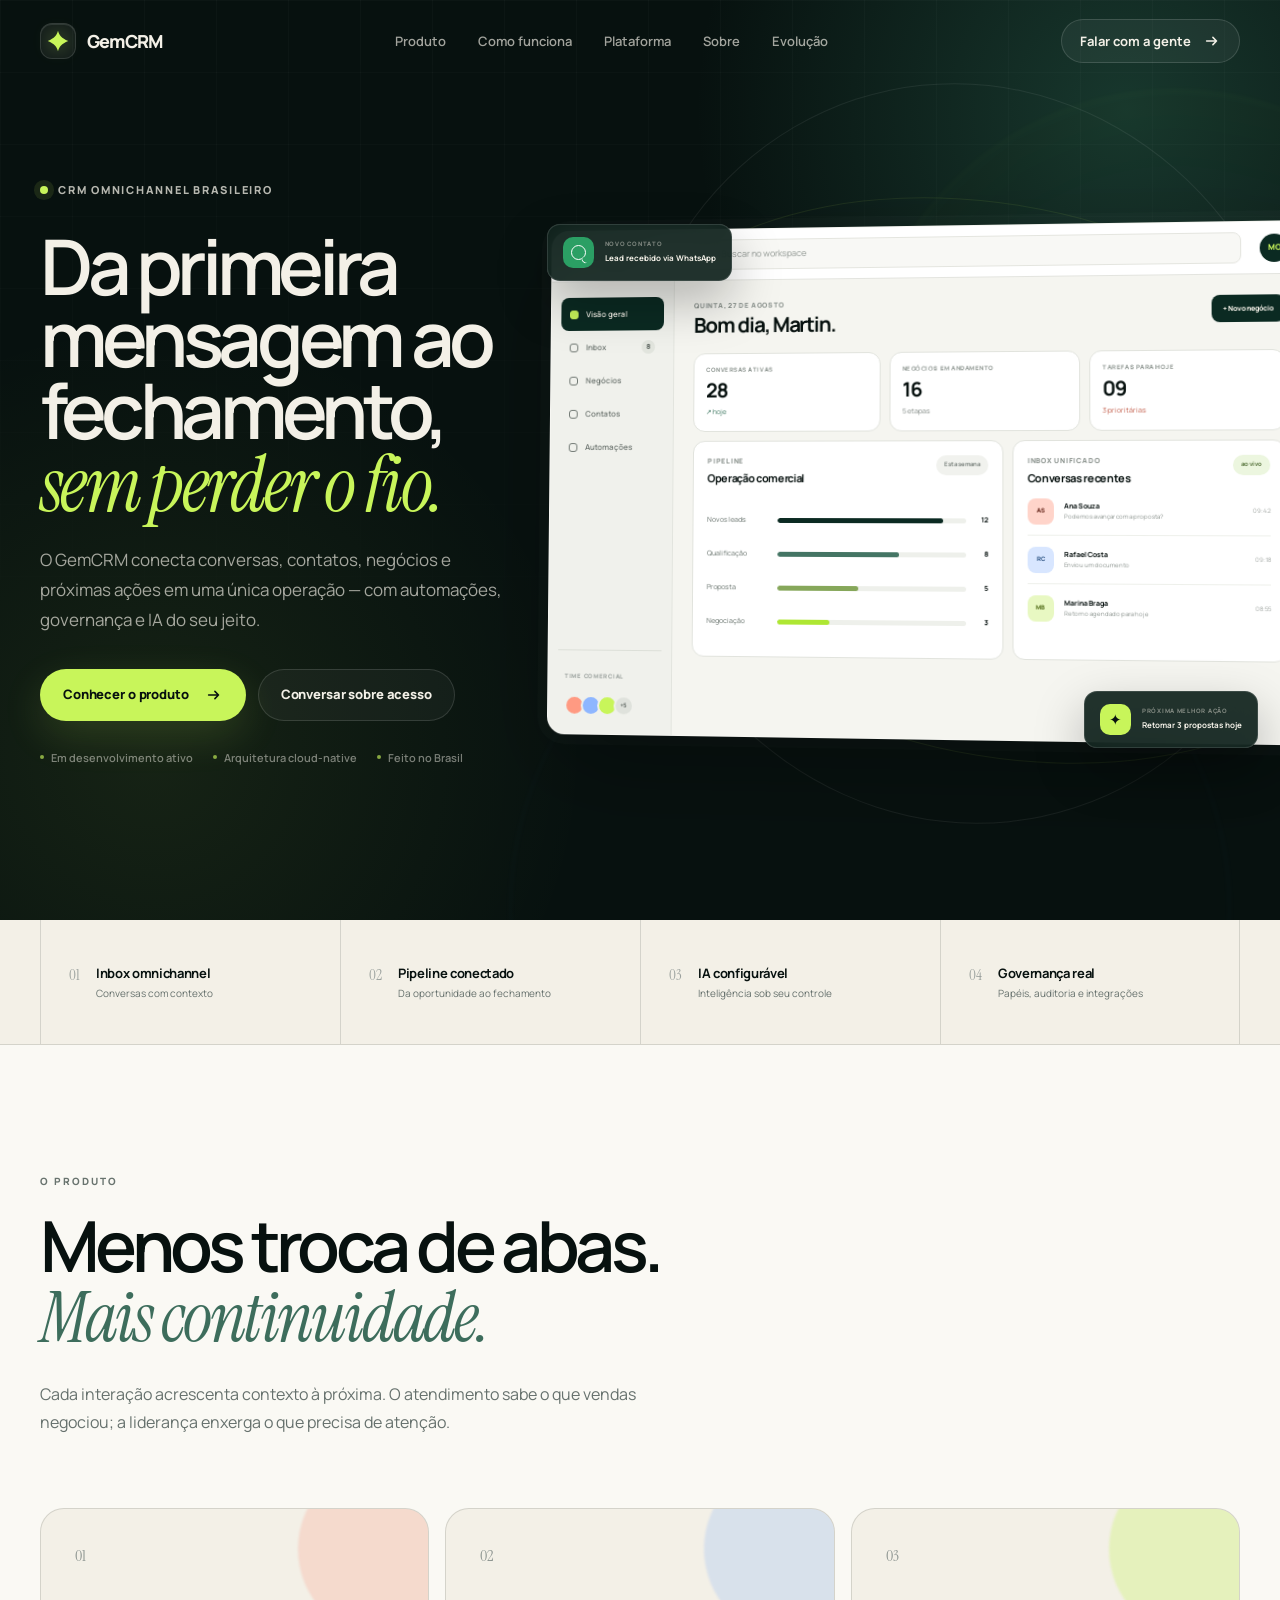
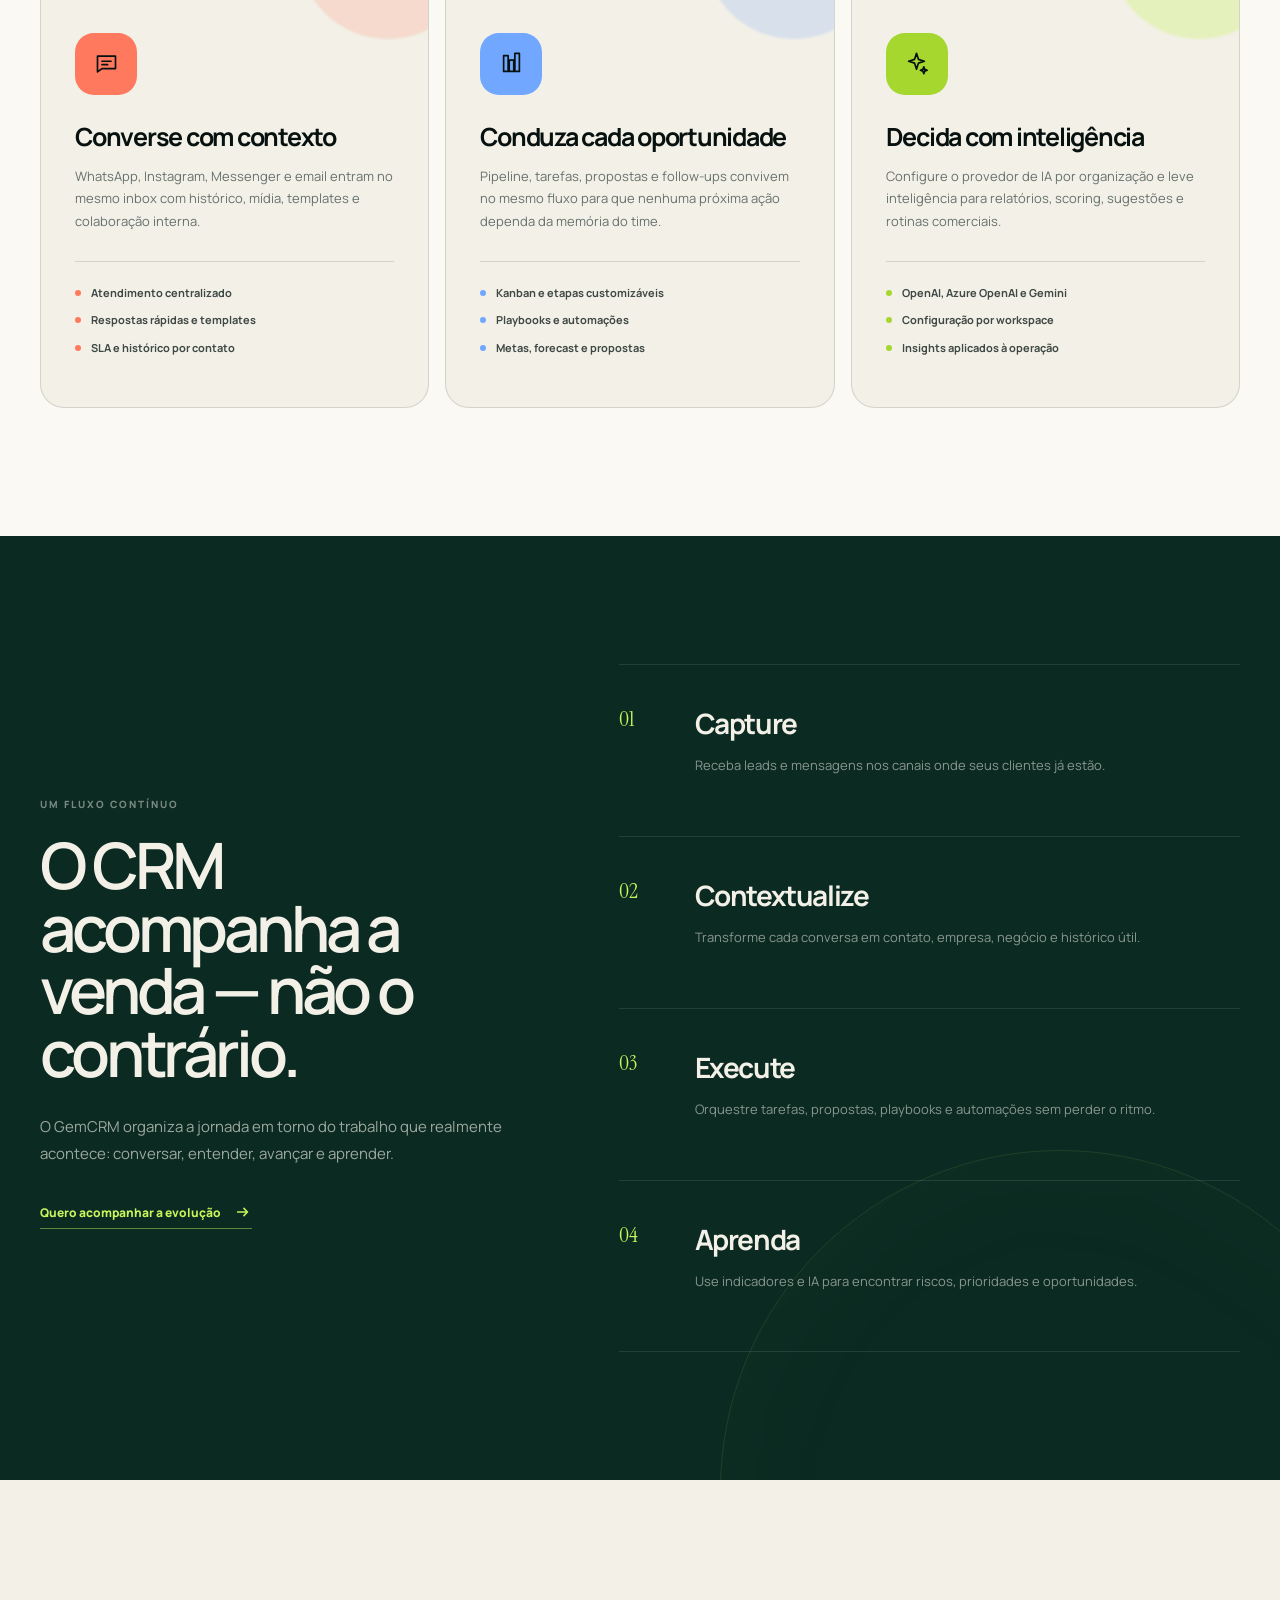
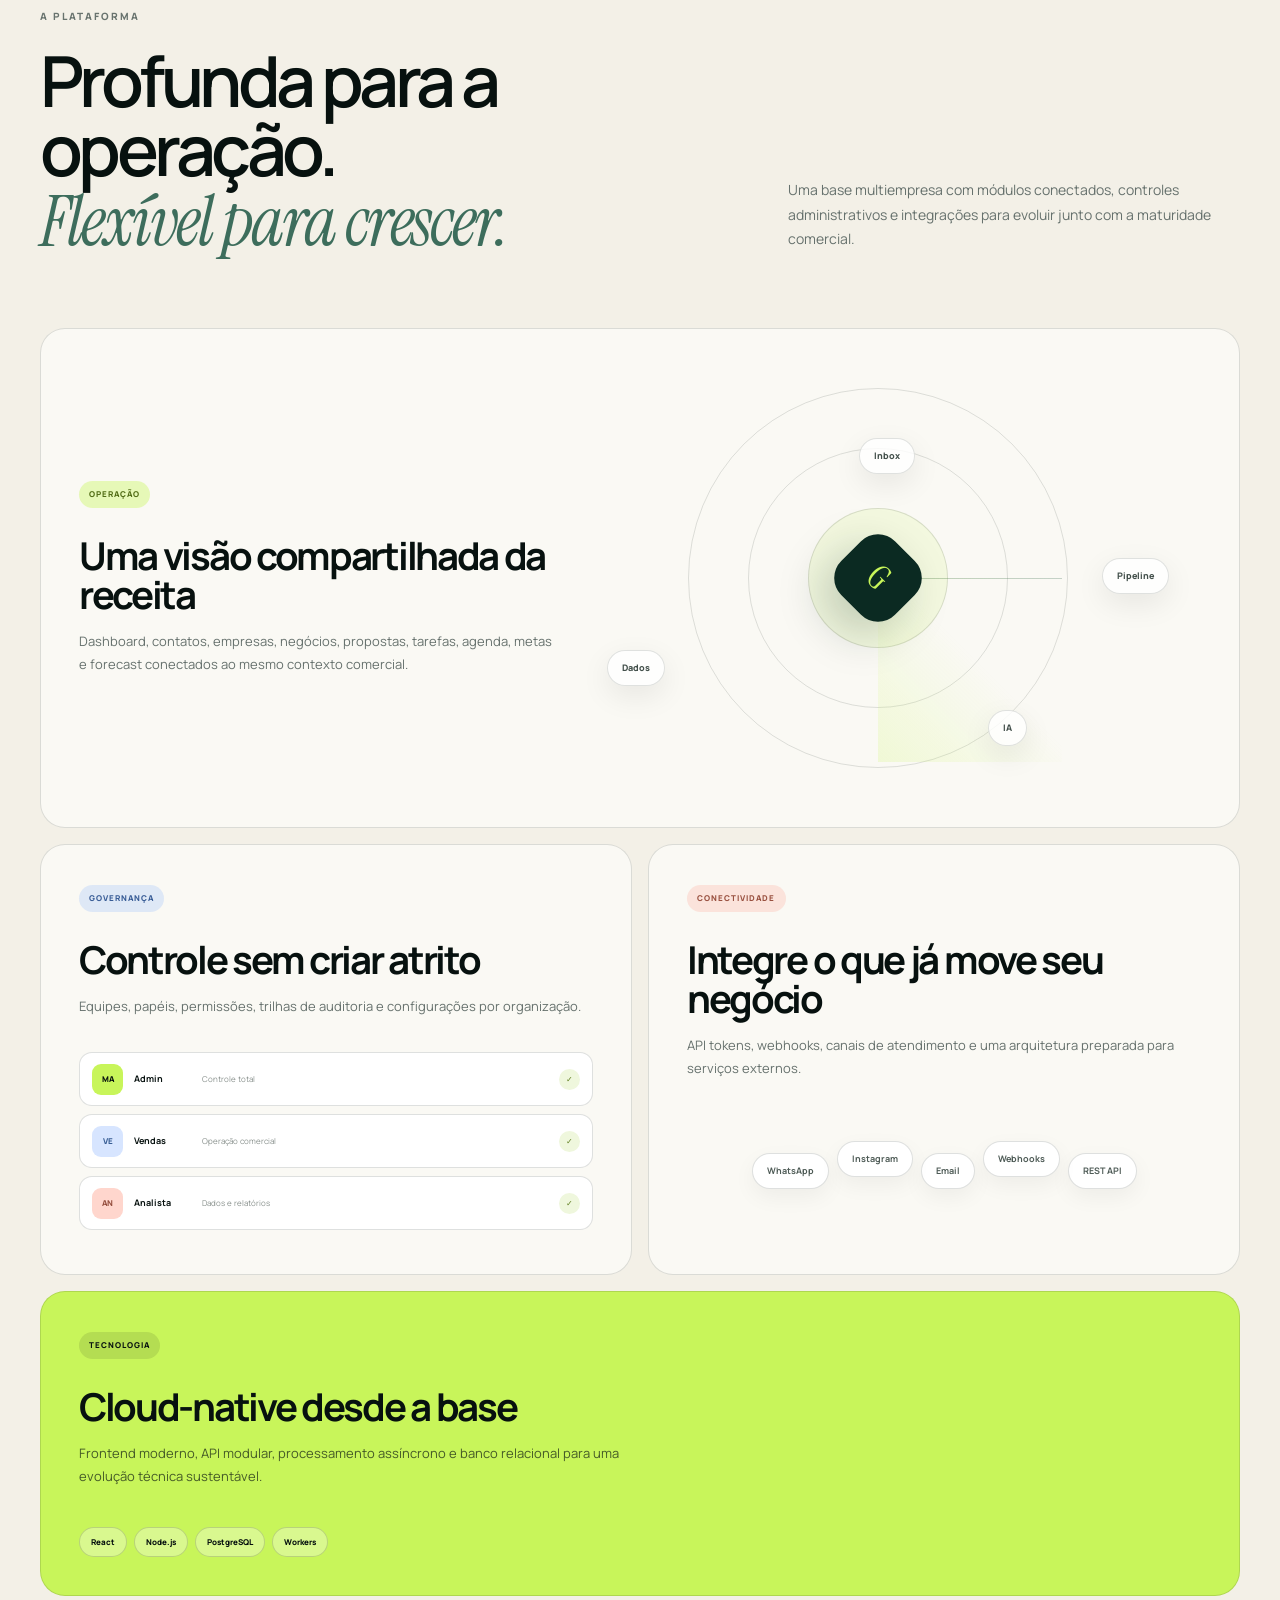
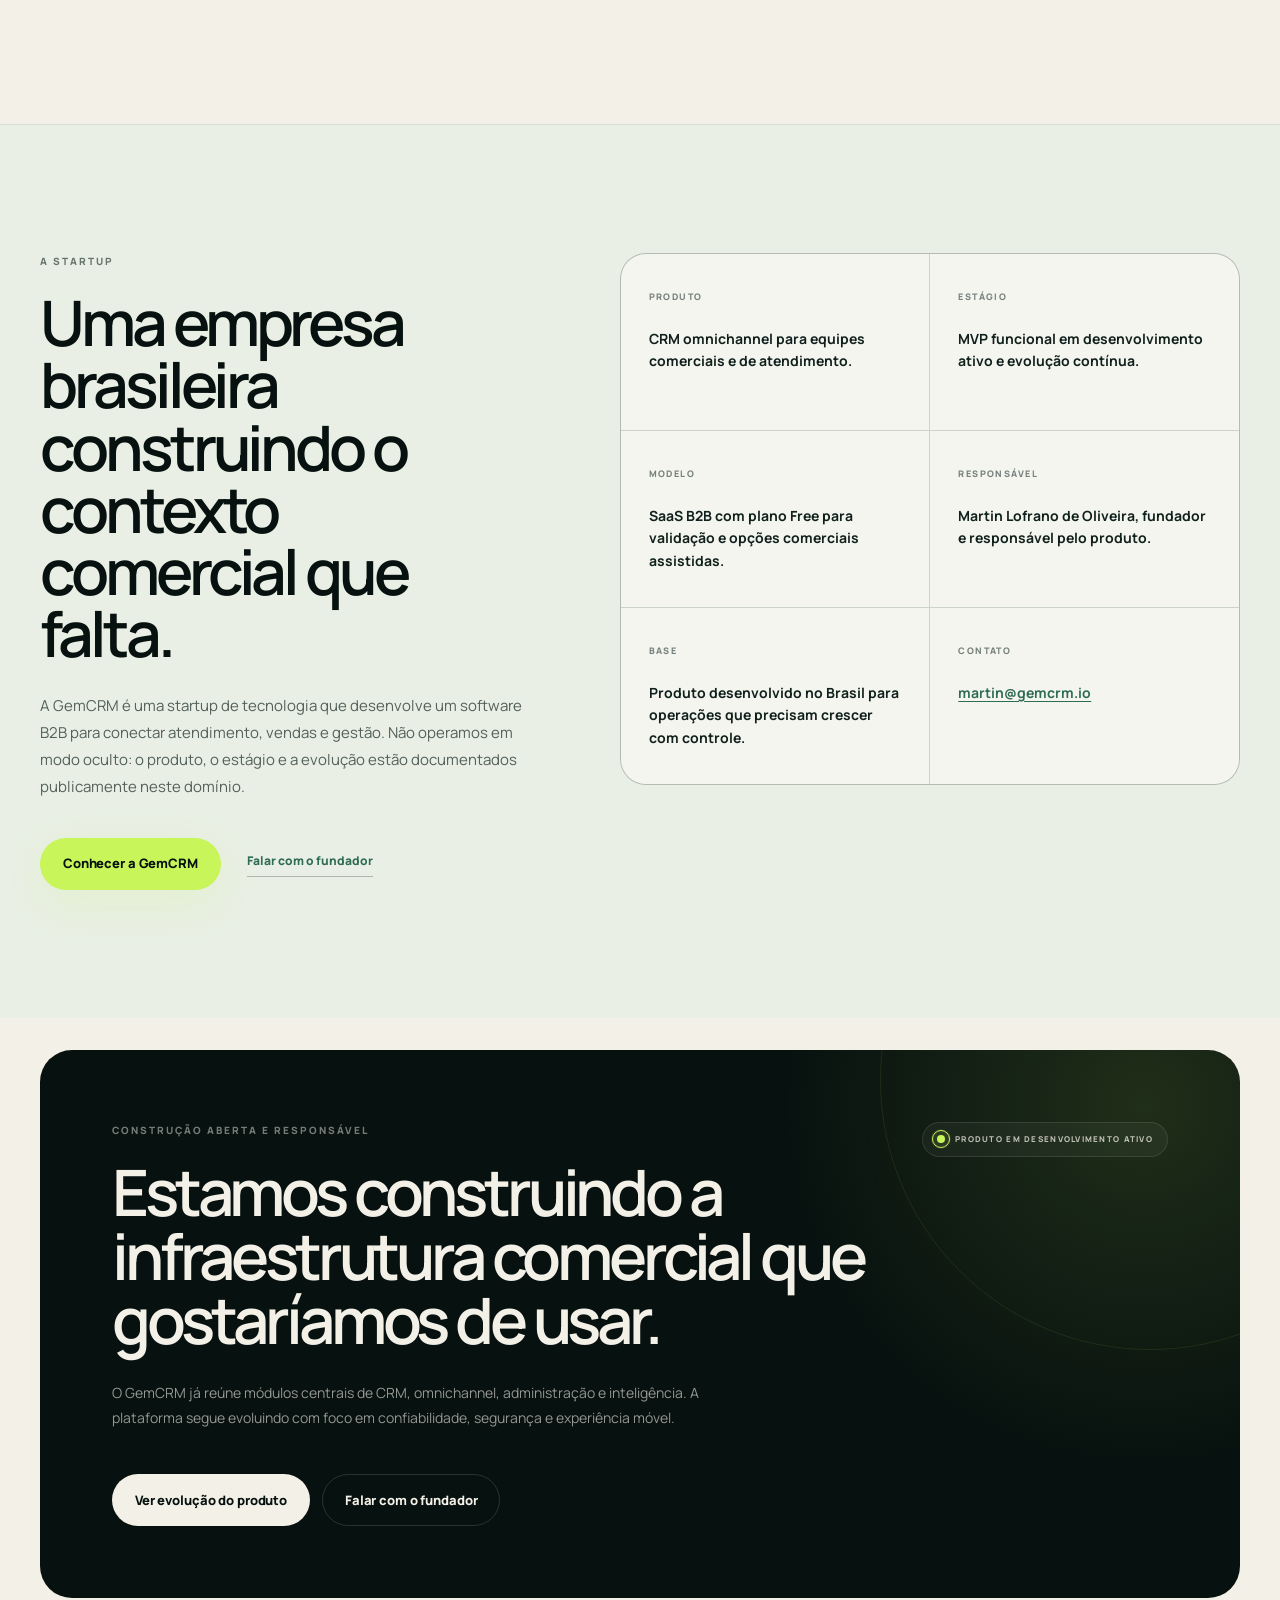
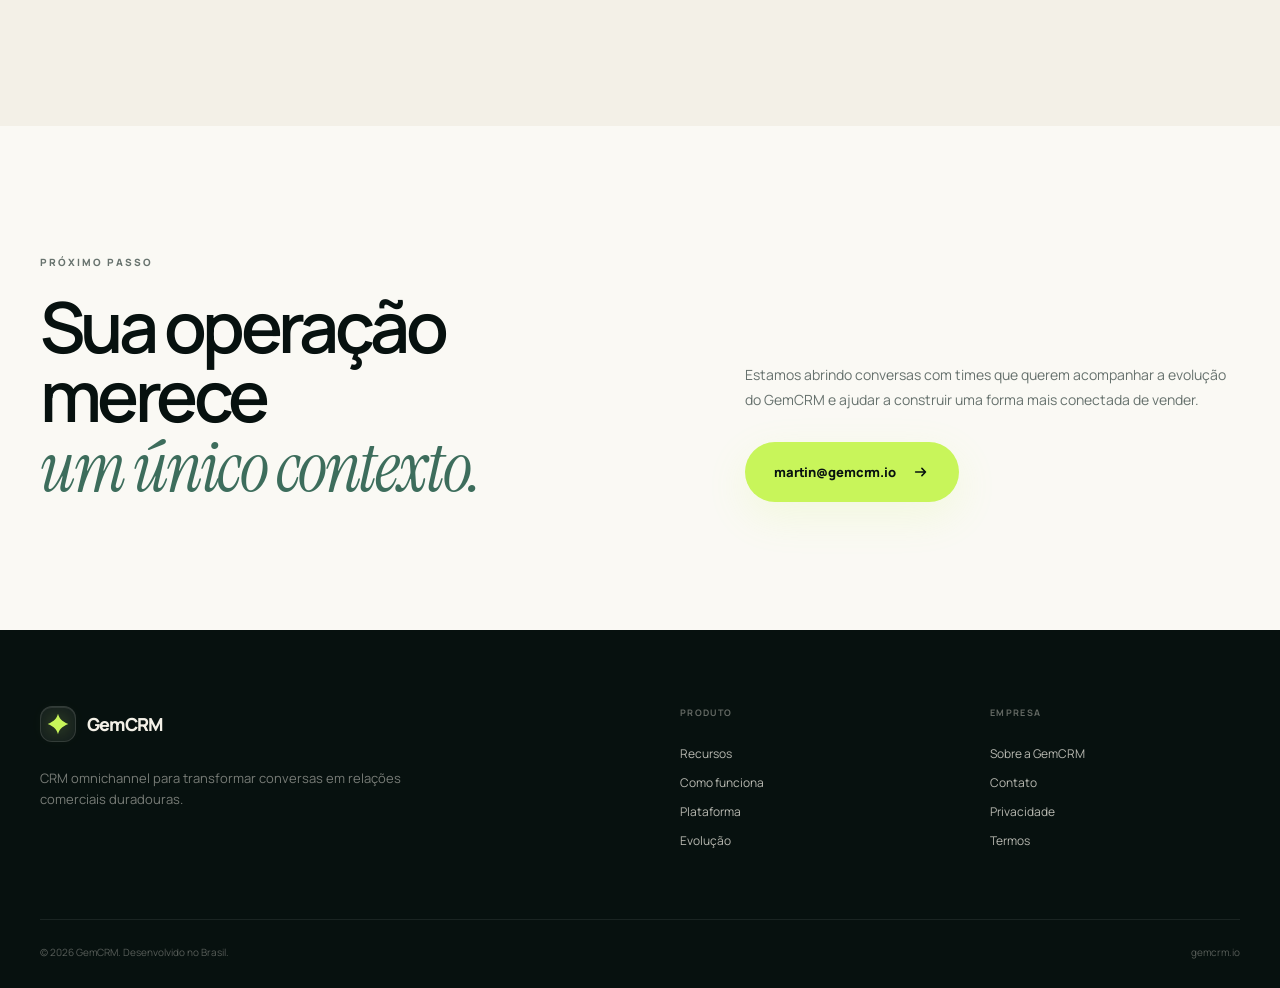
<file: index.html>
<!doctype html>
<html lang="pt-BR">
  <head>
    <meta charset="UTF-8" />
    <meta name="viewport" content="width=device-width, initial-scale=1.0" />
    <meta name="theme-color" content="#07110f" />
    <meta
      name="description"
      content="GemCRM é o CRM omnichannel brasileiro que conecta conversas, pipeline, automações e inteligência para times de vendas."
    />
    <meta name="robots" content="index, follow" />
    <link rel="canonical" href="https://gemcrm.io/" />
    <link rel="icon" href="./favicon.svg" type="image/svg+xml" />
    <link rel="preconnect" href="https://fonts.googleapis.com" />
    <link rel="preconnect" href="https://fonts.gstatic.com" crossorigin />
    <link
      href="https://fonts.googleapis.com/css2?family=Instrument+Serif:ital@0;1&amp;family=Manrope:wght@400;500;600;700;800&amp;display=swap"
      rel="stylesheet"
    />
    <link rel="stylesheet" href="./styles.css" />
    <script>document.documentElement.classList.add("js");</script>

    <meta property="og:type" content="website" />
    <meta property="og:locale" content="pt_BR" />
    <meta property="og:site_name" content="GemCRM" />
    <meta property="og:title" content="GemCRM — Vendas conectadas do primeiro contato ao fechamento" />
    <meta
      property="og:description"
      content="CRM omnichannel com inbox, pipeline, automações, governança e IA configurável para operações comerciais."
    />
    <meta property="og:url" content="https://gemcrm.io/" />
    <meta property="og:image" content="https://gemcrm.io/social-card.png" />
    <meta property="og:image:width" content="1200" />
    <meta property="og:image:height" content="630" />
    <meta name="twitter:card" content="summary_large_image" />
    <meta name="twitter:title" content="GemCRM — CRM omnichannel para times de vendas" />
    <meta
      name="twitter:description"
      content="Conversas, negócios e próximas ações em uma única operação comercial."
    />
    <meta name="twitter:image" content="https://gemcrm.io/social-card.png" />

    <script type="application/ld+json">
      {
        "@context": "https://schema.org",
        "@graph": [
          {
            "@type": "Organization",
            "@id": "https://gemcrm.io/#organization",
            "name": "GemCRM",
            "url": "https://gemcrm.io/",
            "email": "martin@gemcrm.io",
            "description": "Startup brasileira de tecnologia que desenvolve um CRM omnichannel para operações comerciais.",
            "foundingLocation": {
              "@type": "Country",
              "name": "Brasil"
            },
            "founder": {
              "@type": "Person",
              "name": "Martin Lofrano de Oliveira",
              "jobTitle": "Fundador e responsável pelo produto"
            },
            "contactPoint": {
              "@type": "ContactPoint",
              "contactType": "contato comercial",
              "email": "martin@gemcrm.io",
              "availableLanguage": "Portuguese"
            }
          },
          {
            "@type": "SoftwareApplication",
            "name": "GemCRM",
            "url": "https://gemcrm.io/",
            "applicationCategory": "BusinessApplication",
            "operatingSystem": "Web",
            "description": "CRM omnichannel com inbox, pipeline, automações, governança e inteligência configurável para operações comerciais.",
            "offers": {
              "@type": "Offer",
              "price": "0",
              "priceCurrency": "BRL",
              "description": "Plano Free para validação inicial, com opções comerciais assistidas."
            },
            "provider": {
              "@id": "https://gemcrm.io/#organization"
            }
          }
        ]
      }
    </script>

    <title>GemCRM — CRM omnichannel com IA para times de vendas</title>
  </head>
  <body>
    <a class="skip-link" href="#conteudo">Ir para o conteúdo</a>

    <header class="site-header" data-header>
      <div class="shell header-inner">
        <a class="brand" href="./" aria-label="GemCRM — início">
          <span class="brand-mark" aria-hidden="true">
            <svg viewBox="0 0 48 48" role="img">
              <path d="M24 3.5c2.2 8.8 7.1 15 20.5 20.5C31.1 29.5 26.2 35.7 24 44.5 21.8 35.7 16.9 29.5 3.5 24 16.9 18.5 21.8 12.3 24 3.5Z" />
            </svg>
          </span>
          <span class="brand-name">GemCRM</span>
        </a>

        <nav class="desktop-nav" aria-label="Navegação principal">
          <a href="#produto">Produto</a>
          <a href="#fluxo">Como funciona</a>
          <a href="#plataforma">Plataforma</a>
          <a href="#sobre">Sobre</a>
          <a href="./changelog/">Evolução</a>
        </nav>

        <a class="header-cta" href="mailto:martin@gemcrm.io">
          Falar com a gente
          <svg viewBox="0 0 20 20" aria-hidden="true">
            <path d="M4 10h11m-4-4 4 4-4 4" />
          </svg>
        </a>

        <button class="menu-toggle" type="button" aria-expanded="false" aria-controls="mobile-menu">
          <span class="sr-only">Abrir menu</span>
          <span></span><span></span>
        </button>
      </div>

      <nav class="mobile-menu" id="mobile-menu" aria-label="Navegação móvel" hidden>
        <a href="#produto">Produto</a>
        <a href="#fluxo">Como funciona</a>
        <a href="#plataforma">Plataforma</a>
        <a href="#sobre">Sobre</a>
        <a href="./changelog/">Evolução</a>
        <a href="mailto:martin@gemcrm.io">Falar com a gente</a>
      </nav>
    </header>

    <main id="conteudo">
      <section class="hero">
        <div class="hero-glow hero-glow-one" aria-hidden="true"></div>
        <div class="hero-glow hero-glow-two" aria-hidden="true"></div>
        <div class="shell hero-grid">
          <div class="hero-copy reveal">
            <div class="eyebrow">
              <span class="eyebrow-dot"></span>
              CRM omnichannel brasileiro
            </div>
            <h1>
              Da primeira mensagem ao fechamento,
              <em>sem perder o fio.</em>
            </h1>
            <p class="hero-lead">
              O GemCRM conecta conversas, contatos, negócios e próximas ações em uma única operação —
              com automações, governança e IA do seu jeito.
            </p>
            <div class="hero-actions">
              <a class="button button-primary" href="#produto">
                Conhecer o produto
                <svg viewBox="0 0 20 20" aria-hidden="true">
                  <path d="M4 10h11m-4-4 4 4-4 4" />
                </svg>
              </a>
              <a class="button button-secondary" href="mailto:martin@gemcrm.io">Conversar sobre acesso</a>
            </div>
            <ul class="hero-notes" aria-label="Principais características">
              <li><span></span> Em desenvolvimento ativo</li>
              <li><span></span> Arquitetura cloud-native</li>
              <li><span></span> Feito no Brasil</li>
            </ul>
          </div>

          <div class="product-stage reveal reveal-delay" aria-label="Prévia da interface do GemCRM">
            <div class="stage-orbit stage-orbit-one" aria-hidden="true"></div>
            <div class="stage-orbit stage-orbit-two" aria-hidden="true"></div>
            <div class="product-window">
              <div class="window-bar">
                <div class="window-brand">
                  <span class="mini-gem" aria-hidden="true"></span>
                  <strong>GemCRM</strong>
                </div>
                <div class="window-search">⌕&nbsp;&nbsp; Buscar no workspace</div>
                <div class="window-avatar">MO</div>
              </div>

              <div class="workspace">
                <aside class="workspace-nav">
                  <div class="nav-pill active"><i></i><span>Visão geral</span></div>
                  <div class="nav-pill"><i></i><span>Inbox</span><b>8</b></div>
                  <div class="nav-pill"><i></i><span>Negócios</span></div>
                  <div class="nav-pill"><i></i><span>Contatos</span></div>
                  <div class="nav-pill"><i></i><span>Automações</span></div>
                  <div class="nav-spacer"></div>
                  <div class="workspace-team">
                    <small>TIME COMERCIAL</small>
                    <div><span></span><span></span><span></span><em>+5</em></div>
                  </div>
                </aside>

                <div class="workspace-main">
                  <div class="workspace-heading">
                    <div>
                      <span>QUINTA, 27 DE AGOSTO</span>
                      <h2>Bom dia, Martin.</h2>
                    </div>
                    <button type="button" tabindex="-1">+ Novo negócio</button>
                  </div>

                  <div class="metric-row">
                    <article>
                      <small>CONVERSAS ATIVAS</small>
                      <strong>28</strong>
                      <span class="trend positive">↗ hoje</span>
                    </article>
                    <article>
                      <small>NEGÓCIOS EM ANDAMENTO</small>
                      <strong>16</strong>
                      <span class="trend">5 etapas</span>
                    </article>
                    <article>
                      <small>TAREFAS PARA HOJE</small>
                      <strong>09</strong>
                      <span class="trend warning">3 prioritárias</span>
                    </article>
                  </div>

                  <div class="dashboard-grid">
                    <article class="pipeline-card">
                      <div class="card-heading">
                        <div>
                          <small>PIPELINE</small>
                          <h3>Operação comercial</h3>
                        </div>
                        <span>Esta semana</span>
                      </div>
                      <div class="pipeline-bars" aria-hidden="true">
                        <div class="bar-item">
                          <span>Novos leads</span><i style="--bar: 88%"></i><b>12</b>
                        </div>
                        <div class="bar-item">
                          <span>Qualificação</span><i style="--bar: 65%"></i><b>8</b>
                        </div>
                        <div class="bar-item">
                          <span>Proposta</span><i style="--bar: 43%"></i><b>5</b>
                        </div>
                        <div class="bar-item">
                          <span>Negociação</span><i style="--bar: 28%"></i><b>3</b>
                        </div>
                      </div>
                    </article>

                    <article class="inbox-card">
                      <div class="card-heading">
                        <div>
                          <small>INBOX UNIFICADO</small>
                          <h3>Conversas recentes</h3>
                        </div>
                        <span class="live-badge">ao vivo</span>
                      </div>
                      <div class="conversation">
                        <div class="contact-avatar coral">AS</div>
                        <div><strong>Ana Souza</strong><p>Podemos avançar com a proposta?</p></div>
                        <time>09:42</time>
                      </div>
                      <div class="conversation">
                        <div class="contact-avatar blue">RC</div>
                        <div><strong>Rafael Costa</strong><p>Enviou um documento</p></div>
                        <time>09:18</time>
                      </div>
                      <div class="conversation">
                        <div class="contact-avatar lime">MB</div>
                        <div><strong>Marina Braga</strong><p>Retorno agendado para hoje</p></div>
                        <time>08:55</time>
                      </div>
                    </article>
                  </div>
                </div>
              </div>
            </div>

            <div class="floating-card floating-ai">
              <span class="float-icon">✦</span>
              <div><small>PRÓXIMA MELHOR AÇÃO</small><strong>Retomar 3 propostas hoje</strong></div>
            </div>
            <div class="floating-card floating-channel">
              <span class="channel-dot"></span>
              <div><small>NOVO CONTATO</small><strong>Lead recebido via WhatsApp</strong></div>
            </div>
          </div>
        </div>
      </section>

      <section class="signal-strip" aria-label="Capacidades da plataforma">
        <div class="shell signal-grid">
          <div><span>01</span><strong>Inbox omnichannel</strong><small>Conversas com contexto</small></div>
          <div><span>02</span><strong>Pipeline conectado</strong><small>Da oportunidade ao fechamento</small></div>
          <div><span>03</span><strong>IA configurável</strong><small>Inteligência sob seu controle</small></div>
          <div><span>04</span><strong>Governança real</strong><small>Papéis, auditoria e integrações</small></div>
        </div>
      </section>

      <section class="section product-section" id="produto">
        <div class="shell">
          <div class="section-heading reveal">
            <span class="kicker">O produto</span>
            <h2>Menos troca de abas.<br /><em>Mais continuidade.</em></h2>
            <p>
              Cada interação acrescenta contexto à próxima. O atendimento sabe o que vendas negociou;
              a liderança enxerga o que precisa de atenção.
            </p>
          </div>

          <div class="outcome-grid">
            <article class="outcome-card card-coral reveal">
              <div class="card-number">01</div>
              <div class="feature-icon" aria-hidden="true">
                <svg viewBox="0 0 24 24"><path d="M4 5.5h16v11H8l-4 3v-14Z"/><path d="M8 10h8M8 13h5"/></svg>
              </div>
              <h3>Converse com contexto</h3>
              <p>
                WhatsApp, Instagram, Messenger e email entram no mesmo inbox com histórico, mídia,
                templates e colaboração interna.
              </p>
              <ul>
                <li>Atendimento centralizado</li>
                <li>Respostas rápidas e templates</li>
                <li>SLA e histórico por contato</li>
              </ul>
            </article>

            <article class="outcome-card card-blue reveal reveal-delay-small">
              <div class="card-number">02</div>
              <div class="feature-icon" aria-hidden="true">
                <svg viewBox="0 0 24 24"><path d="M5 5h4v14H5zM10 9h4v10h-4zM15 3h4v16h-4z"/></svg>
              </div>
              <h3>Conduza cada oportunidade</h3>
              <p>
                Pipeline, tarefas, propostas e follow-ups convivem no mesmo fluxo para que nenhuma
                próxima ação dependa da memória do time.
              </p>
              <ul>
                <li>Kanban e etapas customizáveis</li>
                <li>Playbooks e automações</li>
                <li>Metas, forecast e propostas</li>
              </ul>
            </article>

            <article class="outcome-card card-lime reveal reveal-delay-large">
              <div class="card-number">03</div>
              <div class="feature-icon" aria-hidden="true">
                <svg viewBox="0 0 24 24"><path d="m12 3 1.7 5.3L19 10l-5.3 1.7L12 17l-1.7-5.3L5 10l5.3-1.7L12 3Z"/><path d="m18.5 15 .8 2.2 2.2.8-2.2.8-.8 2.2-.8-2.2-2.2-.8 2.2-.8.8-2.2Z"/></svg>
              </div>
              <h3>Decida com inteligência</h3>
              <p>
                Configure o provedor de IA por organização e leve inteligência para relatórios,
                scoring, sugestões e rotinas comerciais.
              </p>
              <ul>
                <li>OpenAI, Azure OpenAI e Gemini</li>
                <li>Configuração por workspace</li>
                <li>Insights aplicados à operação</li>
              </ul>
            </article>
          </div>
        </div>
      </section>

      <section class="section flow-section" id="fluxo">
        <div class="shell flow-layout">
          <div class="flow-copy reveal">
            <span class="kicker kicker-light">Um fluxo contínuo</span>
            <h2>O CRM acompanha a venda — não o contrário.</h2>
            <p>
              O GemCRM organiza a jornada em torno do trabalho que realmente acontece: conversar,
              entender, avançar e aprender.
            </p>
            <a href="mailto:martin@gemcrm.io" class="text-link">
              Quero acompanhar a evolução
              <svg viewBox="0 0 20 20" aria-hidden="true"><path d="M4 10h11m-4-4 4 4-4 4" /></svg>
            </a>
          </div>

          <ol class="flow-steps reveal reveal-delay">
            <li>
              <span>01</span>
              <div><h3>Capture</h3><p>Receba leads e mensagens nos canais onde seus clientes já estão.</p></div>
            </li>
            <li>
              <span>02</span>
              <div><h3>Contextualize</h3><p>Transforme cada conversa em contato, empresa, negócio e histórico útil.</p></div>
            </li>
            <li>
              <span>03</span>
              <div><h3>Execute</h3><p>Orquestre tarefas, propostas, playbooks e automações sem perder o ritmo.</p></div>
            </li>
            <li>
              <span>04</span>
              <div><h3>Aprenda</h3><p>Use indicadores e IA para encontrar riscos, prioridades e oportunidades.</p></div>
            </li>
          </ol>
        </div>
      </section>

      <section class="section platform-section" id="plataforma">
        <div class="shell">
          <div class="section-heading split-heading reveal">
            <div>
              <span class="kicker">A plataforma</span>
              <h2>Profunda para a operação.<br /><em>Flexível para crescer.</em></h2>
            </div>
            <p>
              Uma base multiempresa com módulos conectados, controles administrativos e integrações
              para evoluir junto com a maturidade comercial.
            </p>
          </div>

          <div class="platform-grid">
            <article class="platform-card platform-card-large reveal">
              <div class="platform-copy">
                <span class="pill">OPERAÇÃO</span>
                <h3>Uma visão compartilhada da receita</h3>
                <p>
                  Dashboard, contatos, empresas, negócios, propostas, tarefas, agenda, metas e forecast
                  conectados ao mesmo contexto comercial.
                </p>
              </div>
              <div class="radar-visual" aria-hidden="true">
                <div class="radar-ring ring-one"></div>
                <div class="radar-ring ring-two"></div>
                <div class="radar-ring ring-three"></div>
                <div class="radar-line"></div>
                <span class="radar-center">G</span>
                <span class="radar-node node-one">Inbox</span>
                <span class="radar-node node-two">Pipeline</span>
                <span class="radar-node node-three">IA</span>
                <span class="radar-node node-four">Dados</span>
              </div>
            </article>

            <article class="platform-card reveal reveal-delay-small">
              <span class="pill pill-blue">GOVERNANÇA</span>
              <h3>Controle sem criar atrito</h3>
              <p>Equipes, papéis, permissões, trilhas de auditoria e configurações por organização.</p>
              <div class="permission-list" aria-hidden="true">
                <div><span class="avatar-mini">MA</span><b>Admin</b><em>Controle total</em><i>✓</i></div>
                <div><span class="avatar-mini alt">VE</span><b>Vendas</b><em>Operação comercial</em><i>✓</i></div>
                <div><span class="avatar-mini warm">AN</span><b>Analista</b><em>Dados e relatórios</em><i>✓</i></div>
              </div>
            </article>

            <article class="platform-card reveal reveal-delay-small">
              <span class="pill pill-coral">CONECTIVIDADE</span>
              <h3>Integre o que já move seu negócio</h3>
              <p>API tokens, webhooks, canais de atendimento e uma arquitetura preparada para serviços externos.</p>
              <div class="integration-cloud" aria-label="Integrações suportadas">
                <span>WhatsApp</span><span>Instagram</span><span>Email</span><span>Webhooks</span><span>REST API</span>
              </div>
            </article>

            <article class="platform-card platform-card-accent reveal reveal-delay-large">
              <span class="pill pill-dark">TECNOLOGIA</span>
              <h3>Cloud-native desde a base</h3>
              <p>
                Frontend moderno, API modular, processamento assíncrono e banco relacional para uma
                evolução técnica sustentável.
              </p>
              <div class="tech-row">
                <span>React</span><span>Node.js</span><span>PostgreSQL</span><span>Workers</span>
              </div>
            </article>
          </div>
        </div>
      </section>

      <section class="section company-section" id="sobre">
        <div class="shell company-layout">
          <div class="company-copy reveal">
            <span class="kicker">A startup</span>
            <h2>Uma empresa brasileira construindo o contexto comercial que falta.</h2>
            <p>
              A GemCRM é uma startup de tecnologia que desenvolve um software B2B para conectar
              atendimento, vendas e gestão. Não operamos em modo oculto: o produto, o estágio e a
              evolução estão documentados publicamente neste domínio.
            </p>
            <div class="company-actions">
              <a class="button button-primary" href="./about/">Conhecer a GemCRM</a>
              <a class="text-link company-link" href="mailto:martin@gemcrm.io">Falar com o fundador</a>
            </div>
          </div>

          <ul class="company-facts reveal reveal-delay" aria-label="Informações verificáveis da GemCRM">
            <li>
              <span>Produto</span>
              <p>CRM omnichannel para equipes comerciais e de atendimento.</p>
            </li>
            <li>
              <span>Estágio</span>
              <p>MVP funcional em desenvolvimento ativo e evolução contínua.</p>
            </li>
            <li>
              <span>Modelo</span>
              <p>SaaS B2B com plano Free para validação e opções comerciais assistidas.</p>
            </li>
            <li>
              <span>Responsável</span>
              <p>Martin Lofrano de Oliveira, fundador e responsável pelo produto.</p>
            </li>
            <li>
              <span>Base</span>
              <p>Produto desenvolvido no Brasil para operações que precisam crescer com controle.</p>
            </li>
            <li>
              <span>Contato</span>
              <p><a href="mailto:martin@gemcrm.io">martin@gemcrm.io</a></p>
            </li>
          </ul>
        </div>
      </section>

      <section class="section build-section">
        <div class="shell build-card reveal">
          <div class="build-status">
            <span class="pulse-dot"></span>
            Produto em desenvolvimento ativo
          </div>
          <div class="build-copy">
            <span class="kicker kicker-light">Construção aberta e responsável</span>
            <h2>Estamos construindo a infraestrutura comercial que gostaríamos de usar.</h2>
            <p>
              O GemCRM já reúne módulos centrais de CRM, omnichannel, administração e inteligência.
              A plataforma segue evoluindo com foco em confiabilidade, segurança e experiência móvel.
            </p>
          </div>
          <div class="build-actions">
            <a class="button button-light" href="./changelog/">Ver evolução do produto</a>
            <a class="button button-ghost" href="mailto:martin@gemcrm.io">Falar com o fundador</a>
          </div>
        </div>
      </section>

      <section class="section final-cta" id="contato">
        <div class="shell cta-layout reveal">
          <div>
            <span class="kicker">Próximo passo</span>
            <h2>Sua operação merece<br /><em>um único contexto.</em></h2>
          </div>
          <div class="cta-copy">
            <p>
              Estamos abrindo conversas com times que querem acompanhar a evolução do GemCRM e ajudar
              a construir uma forma mais conectada de vender.
            </p>
            <a class="button button-primary button-large" href="mailto:martin@gemcrm.io">
              martin@gemcrm.io
              <svg viewBox="0 0 20 20" aria-hidden="true"><path d="M4 10h11m-4-4 4 4-4 4" /></svg>
            </a>
          </div>
        </div>
      </section>
    </main>

    <footer class="site-footer">
      <div class="shell footer-grid">
        <div class="footer-brand">
          <a class="brand" href="./">
            <span class="brand-mark" aria-hidden="true">
              <svg viewBox="0 0 48 48"><path d="M24 3.5c2.2 8.8 7.1 15 20.5 20.5C31.1 29.5 26.2 35.7 24 44.5 21.8 35.7 16.9 29.5 3.5 24 16.9 18.5 21.8 12.3 24 3.5Z" /></svg>
            </span>
            <span class="brand-name">GemCRM</span>
          </a>
          <p>CRM omnichannel para transformar conversas em relações comerciais duradouras.</p>
        </div>
        <div class="footer-links">
          <div>
            <strong>Produto</strong>
            <a href="#produto">Recursos</a>
            <a href="#fluxo">Como funciona</a>
            <a href="#plataforma">Plataforma</a>
            <a href="./changelog/">Evolução</a>
          </div>
          <div>
            <strong>Empresa</strong>
            <a href="./about/">Sobre a GemCRM</a>
            <a href="mailto:martin@gemcrm.io">Contato</a>
            <a href="./privacy/">Privacidade</a>
            <a href="./terms/">Termos</a>
          </div>
        </div>
      </div>
      <div class="shell footer-bottom">
        <p>© <span data-year>2026</span> GemCRM. Desenvolvido no Brasil.</p>
        <p>gemcrm.io</p>
      </div>
    </footer>

    <script src="./script.js" defer></script>
  </body>
</html>
</file>
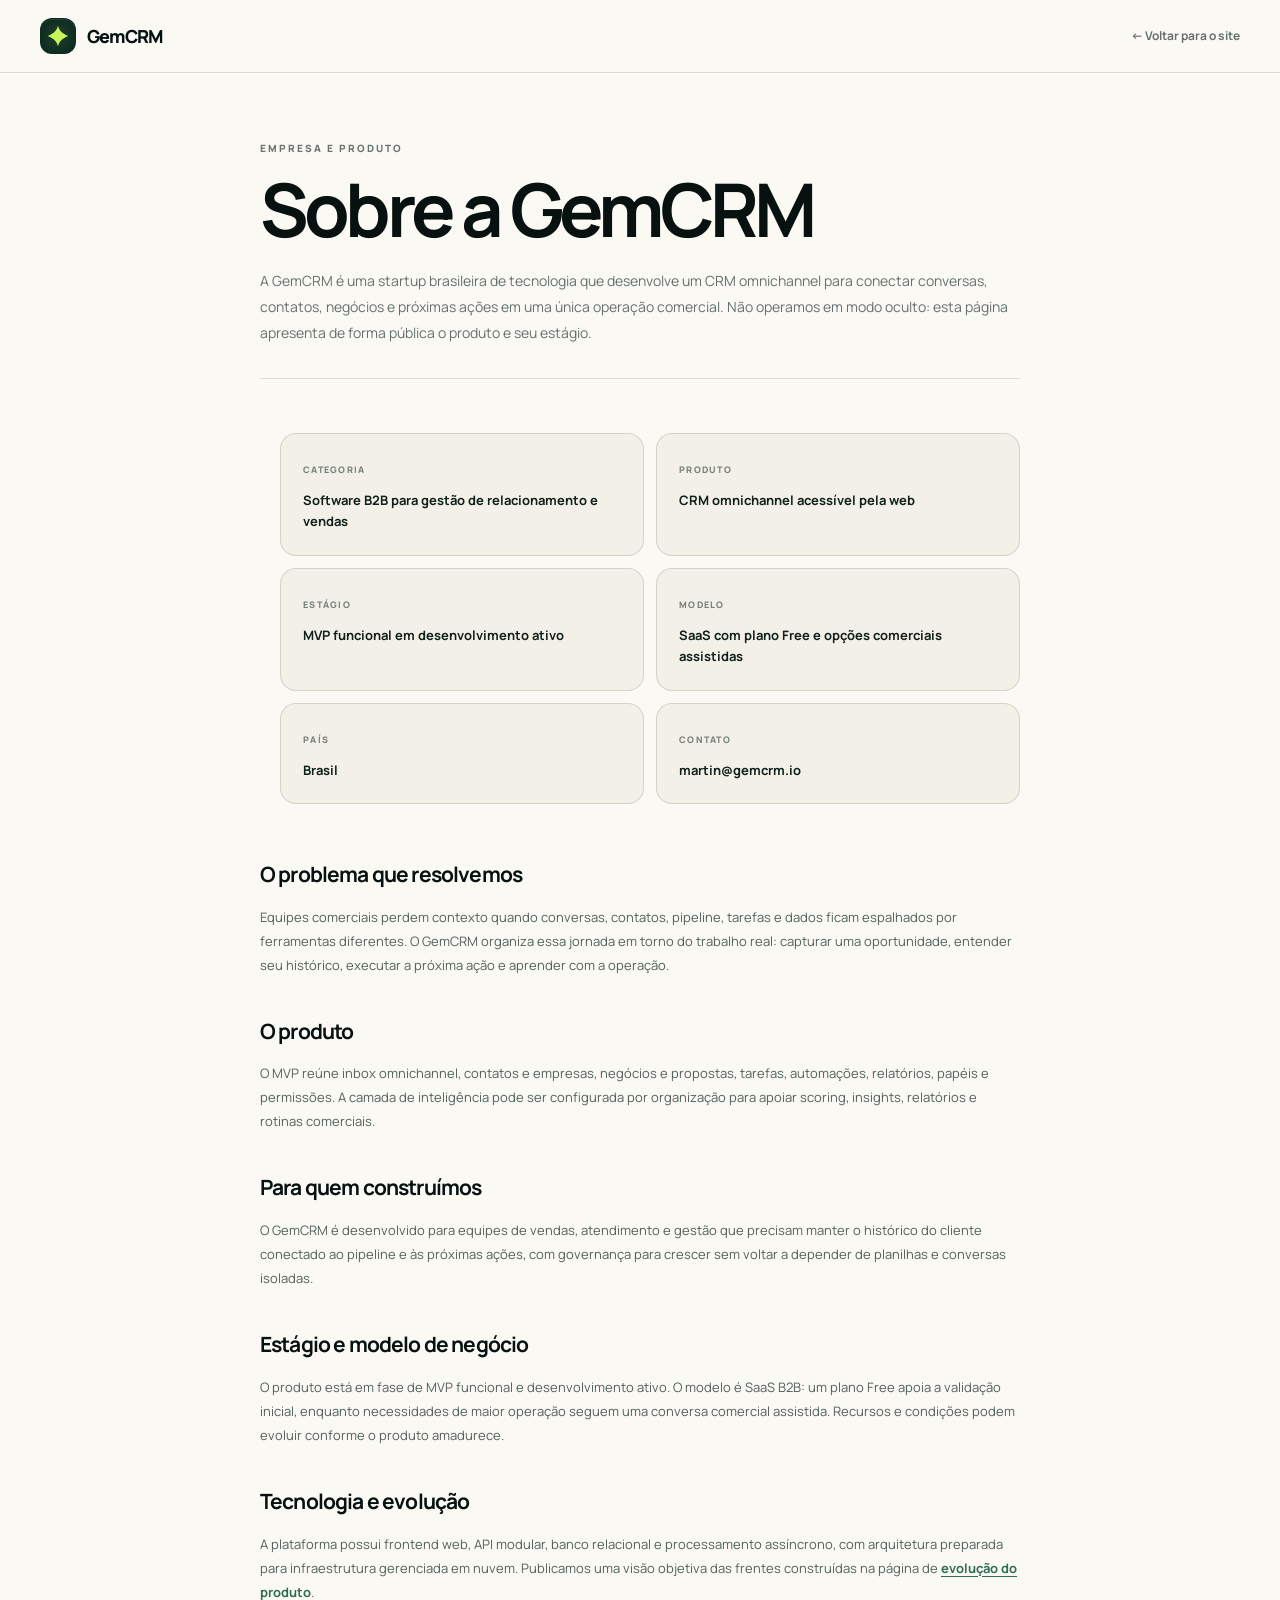
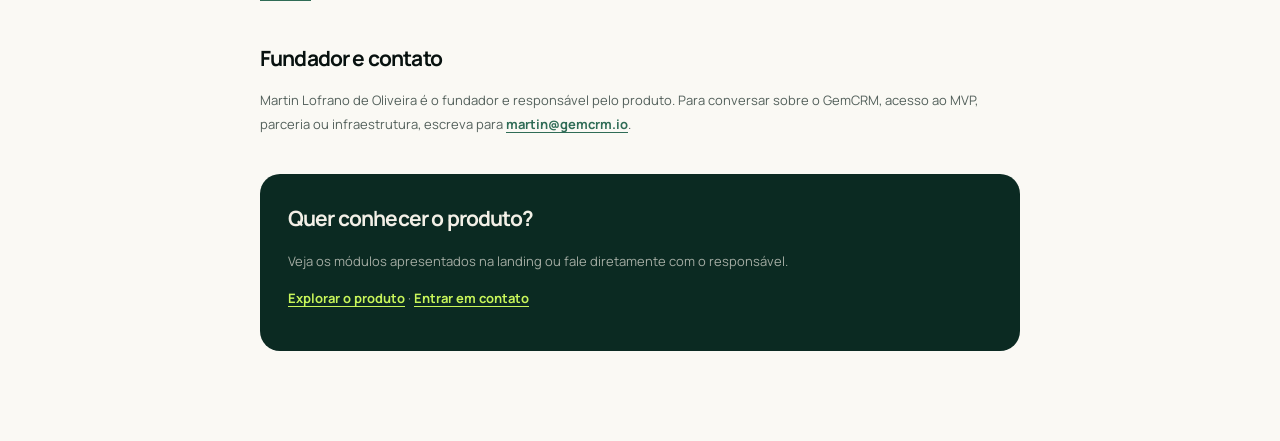
<file: about/index.html>
<!doctype html>
<html lang="pt-BR">
  <head>
    <meta charset="UTF-8" />
    <meta name="viewport" content="width=device-width, initial-scale=1.0" />
    <meta name="theme-color" content="#faf9f4" />
    <meta
      name="description"
      content="Conheça a GemCRM, startup brasileira que desenvolve um CRM omnichannel para conectar atendimento, vendas, gestão e inteligência."
    />
    <meta name="robots" content="index, follow" />
    <link rel="canonical" href="https://gemcrm.io/about/" />
    <link rel="icon" href="../favicon.svg" type="image/svg+xml" />
    <link rel="preconnect" href="https://fonts.googleapis.com" />
    <link rel="preconnect" href="https://fonts.gstatic.com" crossorigin />
    <link
      href="https://fonts.googleapis.com/css2?family=Instrument+Serif:ital@0;1&amp;family=Manrope:wght@400;500;600;700;800&amp;display=swap"
      rel="stylesheet"
    />
    <link rel="stylesheet" href="../styles.css" />
    <title>Sobre a GemCRM — Startup brasileira de software B2B</title>
  </head>
  <body>
    <header class="legal-header">
      <div class="shell header-inner">
        <a class="brand" href="../" aria-label="GemCRM — início">
          <span class="brand-mark" aria-hidden="true">
            <svg viewBox="0 0 48 48"><path d="M24 3.5c2.2 8.8 7.1 15 20.5 20.5C31.1 29.5 26.2 35.7 24 44.5 21.8 35.7 16.9 29.5 3.5 24 16.9 18.5 21.8 12.3 24 3.5Z" /></svg>
          </span>
          <span class="brand-name">GemCRM</span>
        </a>
        <a class="back-link" href="../">← Voltar para o site</a>
      </div>
    </header>

    <main class="legal-page">
      <article class="legal-content">
        <span class="kicker">Empresa e produto</span>
        <h1>Sobre a GemCRM</h1>
        <p class="intro">
          A GemCRM é uma startup brasileira de tecnologia que desenvolve um CRM omnichannel para
          conectar conversas, contatos, negócios e próximas ações em uma única operação comercial.
          Não operamos em modo oculto: esta página apresenta de forma pública o produto e seu estágio.
        </p>

        <ul class="about-facts" aria-label="Resumo institucional da GemCRM">
          <li><span>Categoria</span><p>Software B2B para gestão de relacionamento e vendas</p></li>
          <li><span>Produto</span><p>CRM omnichannel acessível pela web</p></li>
          <li><span>Estágio</span><p>MVP funcional em desenvolvimento ativo</p></li>
          <li><span>Modelo</span><p>SaaS com plano Free e opções comerciais assistidas</p></li>
          <li><span>País</span><p>Brasil</p></li>
          <li><span>Contato</span><p>martin@gemcrm.io</p></li>
        </ul>

        <section>
          <h2>O problema que resolvemos</h2>
          <p>
            Equipes comerciais perdem contexto quando conversas, contatos, pipeline, tarefas e dados
            ficam espalhados por ferramentas diferentes. O GemCRM organiza essa jornada em torno do
            trabalho real: capturar uma oportunidade, entender seu histórico, executar a próxima ação
            e aprender com a operação.
          </p>
        </section>

        <section>
          <h2>O produto</h2>
          <p>
            O MVP reúne inbox omnichannel, contatos e empresas, negócios e propostas, tarefas,
            automações, relatórios, papéis e permissões. A camada de inteligência pode ser configurada
            por organização para apoiar scoring, insights, relatórios e rotinas comerciais.
          </p>
        </section>

        <section>
          <h2>Para quem construímos</h2>
          <p>
            O GemCRM é desenvolvido para equipes de vendas, atendimento e gestão que precisam manter
            o histórico do cliente conectado ao pipeline e às próximas ações, com governança para
            crescer sem voltar a depender de planilhas e conversas isoladas.
          </p>
        </section>

        <section>
          <h2>Estágio e modelo de negócio</h2>
          <p>
            O produto está em fase de MVP funcional e desenvolvimento ativo. O modelo é SaaS B2B: um
            plano Free apoia a validação inicial, enquanto necessidades de maior operação seguem uma
            conversa comercial assistida. Recursos e condições podem evoluir conforme o produto
            amadurece.
          </p>
        </section>

        <section>
          <h2>Tecnologia e evolução</h2>
          <p>
            A plataforma possui frontend web, API modular, banco relacional e processamento
            assíncrono, com arquitetura preparada para infraestrutura gerenciada em nuvem. Publicamos
            uma visão objetiva das frentes construídas na página de
            <a href="../changelog/">evolução do produto</a>.
          </p>
        </section>

        <section>
          <h2>Fundador e contato</h2>
          <p>
            Martin Lofrano de Oliveira é o fundador e responsável pelo produto. Para conversar sobre
            o GemCRM, acesso ao MVP, parceria ou infraestrutura, escreva para
            <a href="mailto:martin@gemcrm.io">martin@gemcrm.io</a>.
          </p>
        </section>

        <section class="about-cta">
          <h2>Quer conhecer o produto?</h2>
          <p>Veja os módulos apresentados na landing ou fale diretamente com o responsável.</p>
          <p><a href="../#produto">Explorar o produto</a> · <a href="mailto:martin@gemcrm.io">Entrar em contato</a></p>
        </section>
      </article>
    </main>
  </body>
</html>
</file>
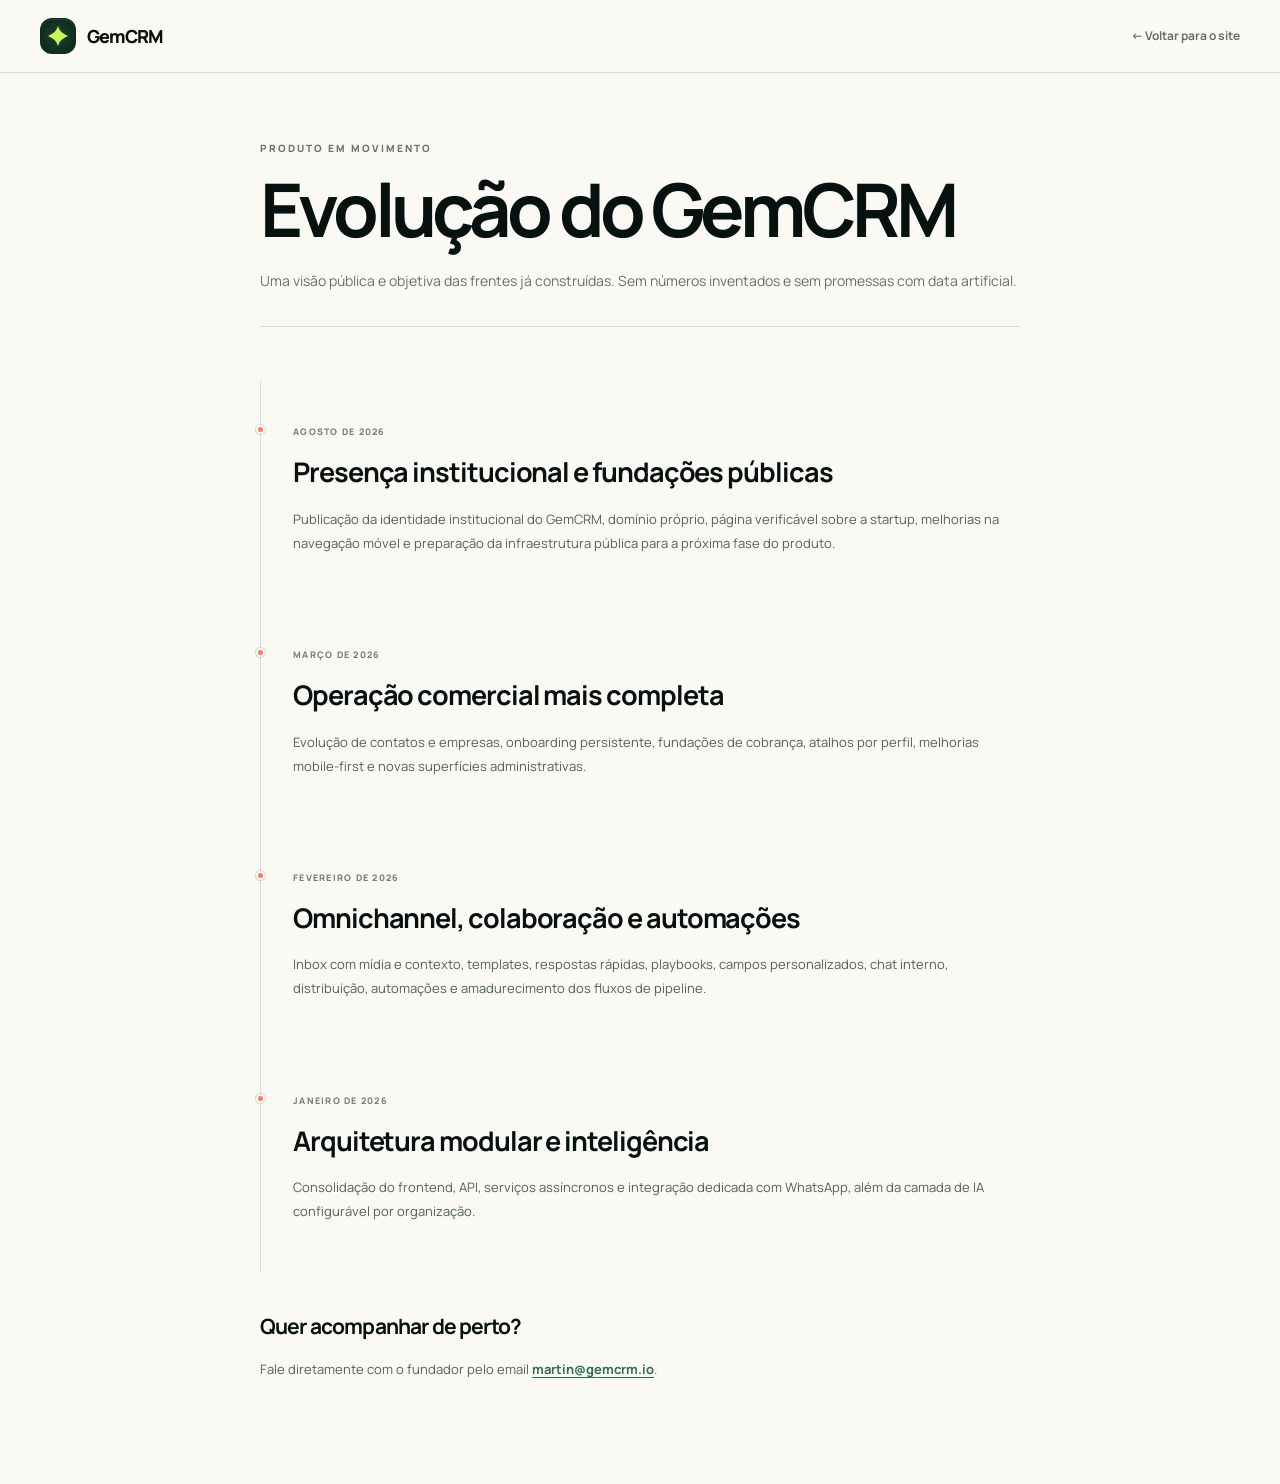
<file: changelog/index.html>
<!doctype html>
<html lang="pt-BR">
  <head>
    <meta charset="UTF-8" />
    <meta name="viewport" content="width=device-width, initial-scale=1.0" />
    <meta name="theme-color" content="#faf9f4" />
    <meta name="description" content="Acompanhe a evolução pública do produto GemCRM." />
    <meta name="robots" content="index, follow" />
    <link rel="canonical" href="https://gemcrm.io/changelog/" />
    <link rel="icon" href="../favicon.svg" type="image/svg+xml" />
    <link rel="preconnect" href="https://fonts.googleapis.com" />
    <link rel="preconnect" href="https://fonts.gstatic.com" crossorigin />
    <link href="https://fonts.googleapis.com/css2?family=Instrument+Serif:ital@0;1&amp;family=Manrope:wght@400;500;600;700;800&amp;display=swap" rel="stylesheet" />
    <link rel="stylesheet" href="../styles.css" />
    <title>Evolução do produto — GemCRM</title>
  </head>
  <body>
    <header class="legal-header">
      <div class="shell header-inner">
        <a class="brand" href="../" aria-label="GemCRM — início">
          <span class="brand-mark" aria-hidden="true"><svg viewBox="0 0 48 48"><path d="M24 3.5c2.2 8.8 7.1 15 20.5 20.5C31.1 29.5 26.2 35.7 24 44.5 21.8 35.7 16.9 29.5 3.5 24 16.9 18.5 21.8 12.3 24 3.5Z" /></svg></span>
          <span class="brand-name">GemCRM</span>
        </a>
        <a class="back-link" href="../">← Voltar para o site</a>
      </div>
    </header>

    <main class="legal-page">
      <article class="legal-content">
        <span class="kicker">Produto em movimento</span>
        <h1>Evolução do GemCRM</h1>
        <p class="intro">Uma visão pública e objetiva das frentes já construídas. Sem números inventados e sem promessas com data artificial.</p>

        <section class="changelog-entry">
          <time datetime="2026-08">Agosto de 2026</time>
          <h2>Presença institucional e fundações públicas</h2>
          <p>Publicação da identidade institucional do GemCRM, domínio próprio, página verificável sobre a startup, melhorias na navegação móvel e preparação da infraestrutura pública para a próxima fase do produto.</p>
        </section>

        <section class="changelog-entry">
          <time datetime="2026-03">Março de 2026</time>
          <h2>Operação comercial mais completa</h2>
          <p>Evolução de contatos e empresas, onboarding persistente, fundações de cobrança, atalhos por perfil, melhorias mobile-first e novas superfícies administrativas.</p>
        </section>

        <section class="changelog-entry">
          <time datetime="2026-02">Fevereiro de 2026</time>
          <h2>Omnichannel, colaboração e automações</h2>
          <p>Inbox com mídia e contexto, templates, respostas rápidas, playbooks, campos personalizados, chat interno, distribuição, automações e amadurecimento dos fluxos de pipeline.</p>
        </section>

        <section class="changelog-entry">
          <time datetime="2026-01">Janeiro de 2026</time>
          <h2>Arquitetura modular e inteligência</h2>
          <p>Consolidação do frontend, API, serviços assíncronos e integração dedicada com WhatsApp, além da camada de IA configurável por organização.</p>
        </section>

        <section>
          <h2>Quer acompanhar de perto?</h2>
          <p>Fale diretamente com o fundador pelo email <a href="mailto:martin@gemcrm.io">martin@gemcrm.io</a>.</p>
        </section>
      </article>
    </main>
  </body>
</html>
</file>
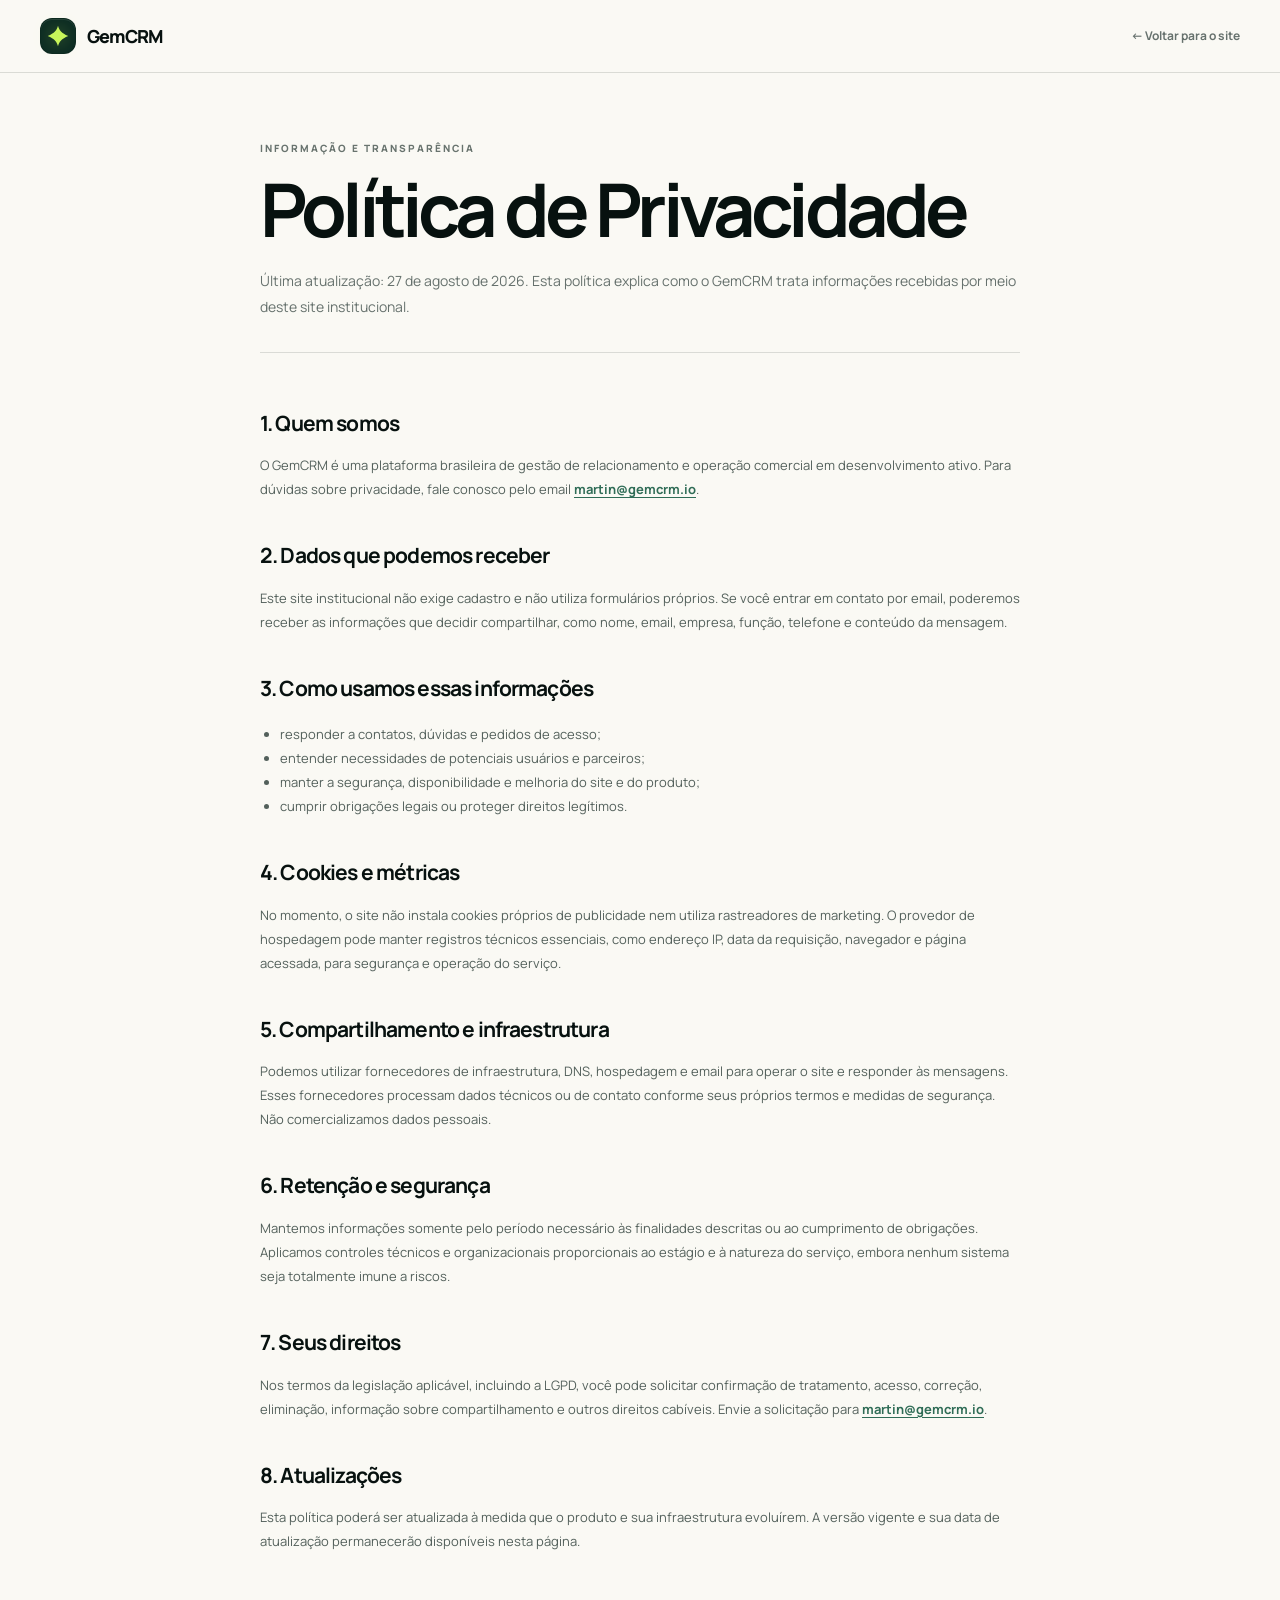
<file: privacy/index.html>
<!doctype html>
<html lang="pt-BR">
  <head>
    <meta charset="UTF-8" />
    <meta name="viewport" content="width=device-width, initial-scale=1.0" />
    <meta name="theme-color" content="#faf9f4" />
    <meta name="description" content="Política de Privacidade do site e produto GemCRM." />
    <meta name="robots" content="index, follow" />
    <link rel="canonical" href="https://gemcrm.io/privacy/" />
    <link rel="icon" href="../favicon.svg" type="image/svg+xml" />
    <link rel="preconnect" href="https://fonts.googleapis.com" />
    <link rel="preconnect" href="https://fonts.gstatic.com" crossorigin />
    <link href="https://fonts.googleapis.com/css2?family=Instrument+Serif:ital@0;1&amp;family=Manrope:wght@400;500;600;700;800&amp;display=swap" rel="stylesheet" />
    <link rel="stylesheet" href="../styles.css" />
    <title>Privacidade — GemCRM</title>
  </head>
  <body>
    <header class="legal-header">
      <div class="shell header-inner">
        <a class="brand" href="../" aria-label="GemCRM — início">
          <span class="brand-mark" aria-hidden="true"><svg viewBox="0 0 48 48"><path d="M24 3.5c2.2 8.8 7.1 15 20.5 20.5C31.1 29.5 26.2 35.7 24 44.5 21.8 35.7 16.9 29.5 3.5 24 16.9 18.5 21.8 12.3 24 3.5Z" /></svg></span>
          <span class="brand-name">GemCRM</span>
        </a>
        <a class="back-link" href="../">← Voltar para o site</a>
      </div>
    </header>

    <main class="legal-page">
      <article class="legal-content">
        <span class="kicker">Informação e transparência</span>
        <h1>Política de Privacidade</h1>
        <p class="intro">Última atualização: 27 de agosto de 2026. Esta política explica como o GemCRM trata informações recebidas por meio deste site institucional.</p>

        <section>
          <h2>1. Quem somos</h2>
          <p>O GemCRM é uma plataforma brasileira de gestão de relacionamento e operação comercial em desenvolvimento ativo. Para dúvidas sobre privacidade, fale conosco pelo email <a href="mailto:martin@gemcrm.io">martin@gemcrm.io</a>.</p>
        </section>

        <section>
          <h2>2. Dados que podemos receber</h2>
          <p>Este site institucional não exige cadastro e não utiliza formulários próprios. Se você entrar em contato por email, poderemos receber as informações que decidir compartilhar, como nome, email, empresa, função, telefone e conteúdo da mensagem.</p>
        </section>

        <section>
          <h2>3. Como usamos essas informações</h2>
          <ul>
            <li>responder a contatos, dúvidas e pedidos de acesso;</li>
            <li>entender necessidades de potenciais usuários e parceiros;</li>
            <li>manter a segurança, disponibilidade e melhoria do site e do produto;</li>
            <li>cumprir obrigações legais ou proteger direitos legítimos.</li>
          </ul>
        </section>

        <section>
          <h2>4. Cookies e métricas</h2>
          <p>No momento, o site não instala cookies próprios de publicidade nem utiliza rastreadores de marketing. O provedor de hospedagem pode manter registros técnicos essenciais, como endereço IP, data da requisição, navegador e página acessada, para segurança e operação do serviço.</p>
        </section>

        <section>
          <h2>5. Compartilhamento e infraestrutura</h2>
          <p>Podemos utilizar fornecedores de infraestrutura, DNS, hospedagem e email para operar o site e responder às mensagens. Esses fornecedores processam dados técnicos ou de contato conforme seus próprios termos e medidas de segurança. Não comercializamos dados pessoais.</p>
        </section>

        <section>
          <h2>6. Retenção e segurança</h2>
          <p>Mantemos informações somente pelo período necessário às finalidades descritas ou ao cumprimento de obrigações. Aplicamos controles técnicos e organizacionais proporcionais ao estágio e à natureza do serviço, embora nenhum sistema seja totalmente imune a riscos.</p>
        </section>

        <section>
          <h2>7. Seus direitos</h2>
          <p>Nos termos da legislação aplicável, incluindo a LGPD, você pode solicitar confirmação de tratamento, acesso, correção, eliminação, informação sobre compartilhamento e outros direitos cabíveis. Envie a solicitação para <a href="mailto:martin@gemcrm.io">martin@gemcrm.io</a>.</p>
        </section>

        <section>
          <h2>8. Atualizações</h2>
          <p>Esta política poderá ser atualizada à medida que o produto e sua infraestrutura evoluírem. A versão vigente e sua data de atualização permanecerão disponíveis nesta página.</p>
        </section>
      </article>
    </main>
  </body>
</html>
</file>
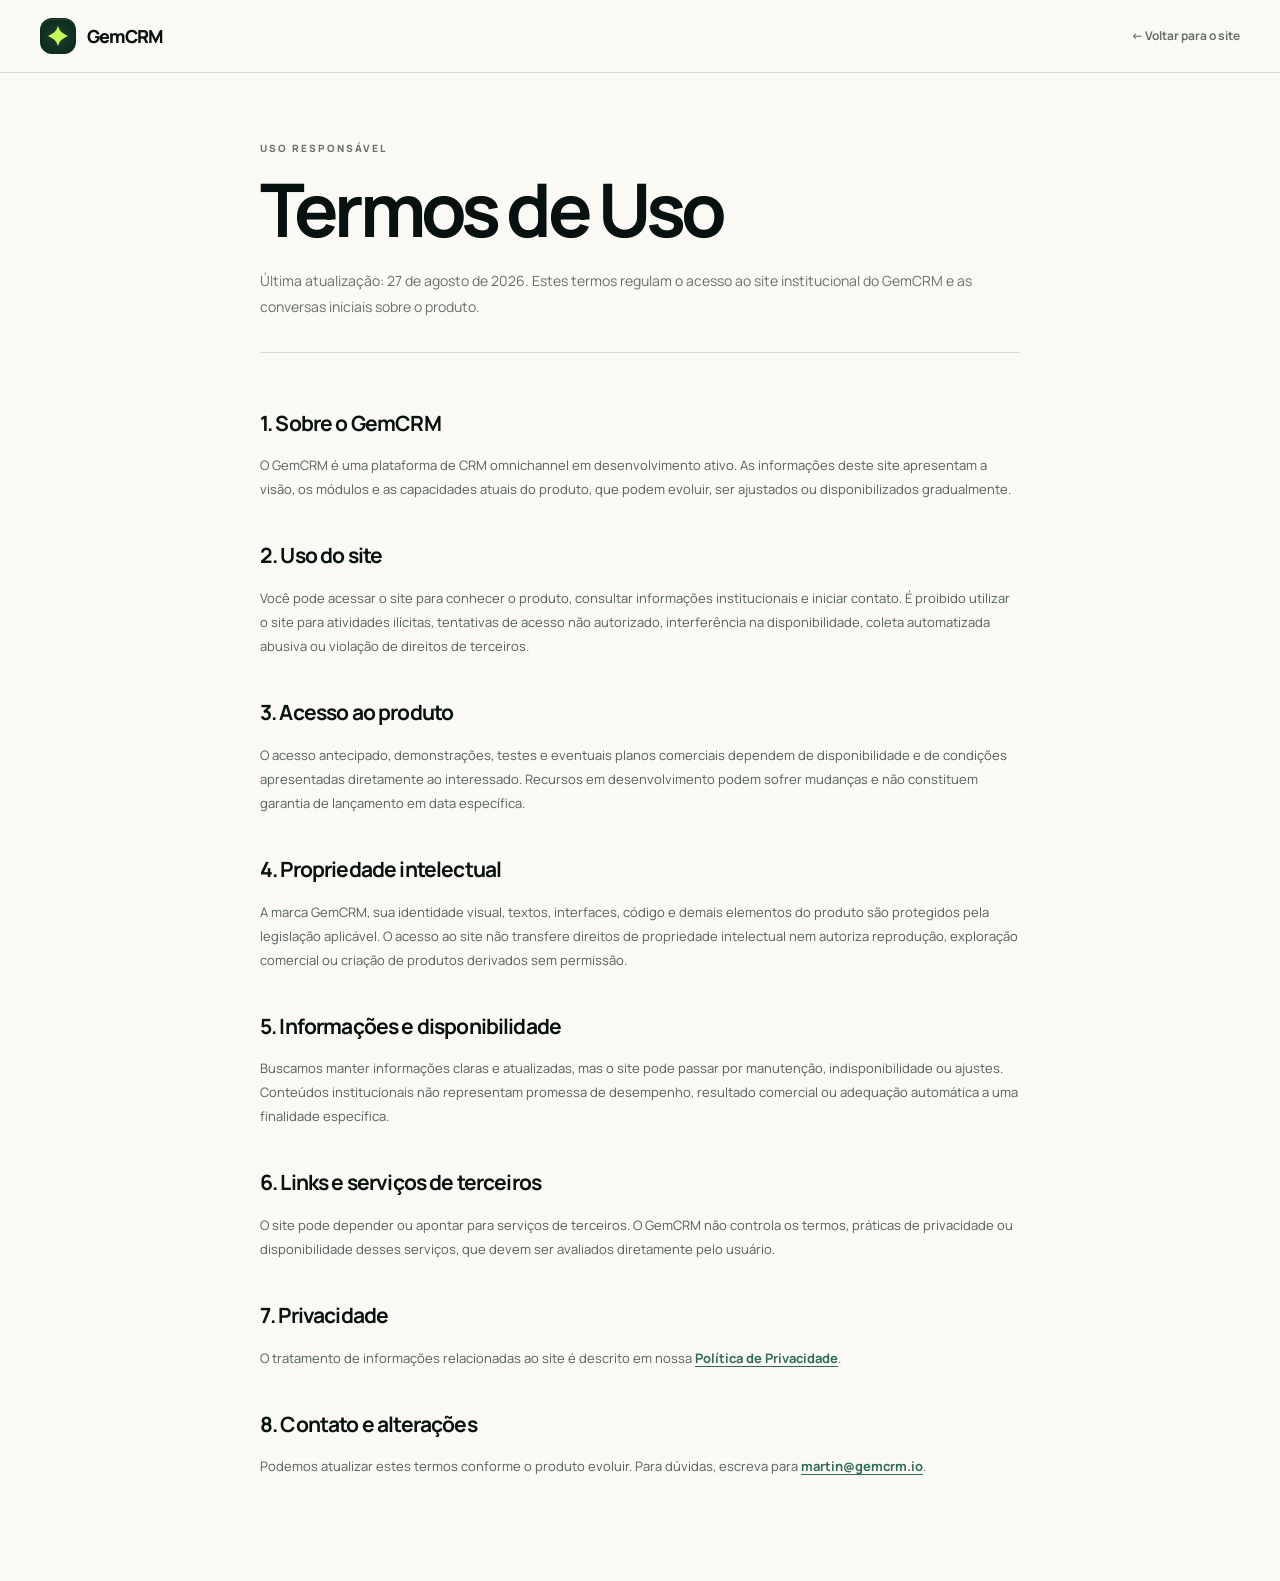
<file: terms/index.html>
<!doctype html>
<html lang="pt-BR">
  <head>
    <meta charset="UTF-8" />
    <meta name="viewport" content="width=device-width, initial-scale=1.0" />
    <meta name="theme-color" content="#faf9f4" />
    <meta name="description" content="Termos de Uso do site e produto GemCRM." />
    <meta name="robots" content="index, follow" />
    <link rel="canonical" href="https://gemcrm.io/terms/" />
    <link rel="icon" href="../favicon.svg" type="image/svg+xml" />
    <link rel="preconnect" href="https://fonts.googleapis.com" />
    <link rel="preconnect" href="https://fonts.gstatic.com" crossorigin />
    <link href="https://fonts.googleapis.com/css2?family=Instrument+Serif:ital@0;1&amp;family=Manrope:wght@400;500;600;700;800&amp;display=swap" rel="stylesheet" />
    <link rel="stylesheet" href="../styles.css" />
    <title>Termos de Uso — GemCRM</title>
  </head>
  <body>
    <header class="legal-header">
      <div class="shell header-inner">
        <a class="brand" href="../" aria-label="GemCRM — início">
          <span class="brand-mark" aria-hidden="true"><svg viewBox="0 0 48 48"><path d="M24 3.5c2.2 8.8 7.1 15 20.5 20.5C31.1 29.5 26.2 35.7 24 44.5 21.8 35.7 16.9 29.5 3.5 24 16.9 18.5 21.8 12.3 24 3.5Z" /></svg></span>
          <span class="brand-name">GemCRM</span>
        </a>
        <a class="back-link" href="../">← Voltar para o site</a>
      </div>
    </header>

    <main class="legal-page">
      <article class="legal-content">
        <span class="kicker">Uso responsável</span>
        <h1>Termos de Uso</h1>
        <p class="intro">Última atualização: 27 de agosto de 2026. Estes termos regulam o acesso ao site institucional do GemCRM e as conversas iniciais sobre o produto.</p>

        <section>
          <h2>1. Sobre o GemCRM</h2>
          <p>O GemCRM é uma plataforma de CRM omnichannel em desenvolvimento ativo. As informações deste site apresentam a visão, os módulos e as capacidades atuais do produto, que podem evoluir, ser ajustados ou disponibilizados gradualmente.</p>
        </section>

        <section>
          <h2>2. Uso do site</h2>
          <p>Você pode acessar o site para conhecer o produto, consultar informações institucionais e iniciar contato. É proibido utilizar o site para atividades ilícitas, tentativas de acesso não autorizado, interferência na disponibilidade, coleta automatizada abusiva ou violação de direitos de terceiros.</p>
        </section>

        <section>
          <h2>3. Acesso ao produto</h2>
          <p>O acesso antecipado, demonstrações, testes e eventuais planos comerciais dependem de disponibilidade e de condições apresentadas diretamente ao interessado. Recursos em desenvolvimento podem sofrer mudanças e não constituem garantia de lançamento em data específica.</p>
        </section>

        <section>
          <h2>4. Propriedade intelectual</h2>
          <p>A marca GemCRM, sua identidade visual, textos, interfaces, código e demais elementos do produto são protegidos pela legislação aplicável. O acesso ao site não transfere direitos de propriedade intelectual nem autoriza reprodução, exploração comercial ou criação de produtos derivados sem permissão.</p>
        </section>

        <section>
          <h2>5. Informações e disponibilidade</h2>
          <p>Buscamos manter informações claras e atualizadas, mas o site pode passar por manutenção, indisponibilidade ou ajustes. Conteúdos institucionais não representam promessa de desempenho, resultado comercial ou adequação automática a uma finalidade específica.</p>
        </section>

        <section>
          <h2>6. Links e serviços de terceiros</h2>
          <p>O site pode depender ou apontar para serviços de terceiros. O GemCRM não controla os termos, práticas de privacidade ou disponibilidade desses serviços, que devem ser avaliados diretamente pelo usuário.</p>
        </section>

        <section>
          <h2>7. Privacidade</h2>
          <p>O tratamento de informações relacionadas ao site é descrito em nossa <a href="../privacy/">Política de Privacidade</a>.</p>
        </section>

        <section>
          <h2>8. Contato e alterações</h2>
          <p>Podemos atualizar estes termos conforme o produto evoluir. Para dúvidas, escreva para <a href="mailto:martin@gemcrm.io">martin@gemcrm.io</a>.</p>
        </section>
      </article>
    </main>
  </body>
</html>
</file>
<file: styles.css>
:root {
  --ink: #07110f;
  --ink-soft: #10201c;
  --forest: #0b2a22;
  --cream: #f3f0e7;
  --paper: #faf9f4;
  --white: #ffffff;
  --lime: #c8f55a;
  --lime-strong: #aee733;
  --coral: #ff795f;
  --blue: #71a7ff;
  --muted: #66716d;
  --line: rgba(7, 17, 15, 0.13);
  --font-body: "Manrope", sans-serif;
  --font-display: "Instrument Serif", Georgia, serif;
  --shadow-soft: 0 24px 70px rgba(7, 17, 15, 0.11);
  --shadow-deep: 0 40px 100px rgba(0, 0, 0, 0.3);
}

*,
*::before,
*::after {
  box-sizing: border-box;
}

html {
  scroll-behavior: smooth;
  scroll-padding-top: 96px;
}

body {
  margin: 0;
  overflow-x: hidden;
  background: var(--paper);
  color: var(--ink);
  font-family: var(--font-body);
  font-size: 16px;
  line-height: 1.6;
  text-rendering: optimizeLegibility;
  -webkit-font-smoothing: antialiased;
}

body.menu-open {
  overflow: hidden;
}

a {
  color: inherit;
  text-decoration: none;
}

button,
input,
textarea,
select {
  font: inherit;
}

button,
a {
  -webkit-tap-highlight-color: transparent;
}

svg {
  display: block;
}

.shell {
  width: min(1200px, calc(100% - 48px));
  margin-inline: auto;
}

.sr-only {
  position: absolute;
  width: 1px;
  height: 1px;
  padding: 0;
  margin: -1px;
  overflow: hidden;
  clip: rect(0, 0, 0, 0);
  white-space: nowrap;
  border: 0;
}

.skip-link {
  position: fixed;
  top: 12px;
  left: 12px;
  z-index: 1000;
  padding: 10px 16px;
  border-radius: 999px;
  background: var(--lime);
  color: var(--ink);
  font-size: 13px;
  font-weight: 800;
  transform: translateY(-160%);
  transition: transform 180ms ease;
}

.skip-link:focus {
  transform: translateY(0);
}

:focus-visible {
  outline: 3px solid var(--blue);
  outline-offset: 4px;
}

.site-header {
  --header-height: 82px;
  position: fixed;
  inset: 0 0 auto;
  z-index: 100;
  border-bottom: 1px solid transparent;
  color: var(--cream);
  transition: background-color 240ms ease, border-color 240ms ease, backdrop-filter 240ms ease;
}

.site-header.scrolled,
.site-header.menu-active {
  border-color: rgba(255, 255, 255, 0.09);
  background: rgba(7, 17, 15, 0.86);
  -webkit-backdrop-filter: blur(18px);
  backdrop-filter: blur(18px);
}

.site-header.menu-active {
  background: var(--ink);
  -webkit-backdrop-filter: none;
  backdrop-filter: none;
}

.header-inner {
  display: flex;
  min-height: var(--header-height, 82px);
  align-items: center;
  justify-content: space-between;
  gap: 32px;
}

.brand {
  display: inline-flex;
  align-items: center;
  gap: 11px;
}

.brand-mark {
  display: grid;
  width: 36px;
  height: 36px;
  flex: 0 0 36px;
  place-items: center;
  border: 1px solid rgba(255, 255, 255, 0.12);
  border-radius: 12px;
  background: rgba(255, 255, 255, 0.06);
  box-shadow: inset 0 1px 0 rgba(255, 255, 255, 0.1);
}

.brand-mark svg {
  width: 24px;
  height: 24px;
  overflow: visible;
  fill: var(--lime);
  filter: drop-shadow(0 0 9px rgba(200, 245, 90, 0.4));
}

.brand-name {
  color: var(--cream);
  font-size: 18px;
  font-weight: 800;
  letter-spacing: -0.045em;
}

.desktop-nav {
  display: flex;
  align-items: center;
  gap: 32px;
}

.desktop-nav a {
  position: relative;
  color: rgba(243, 240, 231, 0.66);
  font-size: 13px;
  font-weight: 600;
  transition: color 180ms ease;
}

.desktop-nav a::after {
  position: absolute;
  right: 0;
  bottom: -8px;
  left: 0;
  height: 1px;
  background: var(--lime);
  content: "";
  transform: scaleX(0);
  transform-origin: right;
  transition: transform 180ms ease;
}

.desktop-nav a:hover {
  color: var(--cream);
}

.desktop-nav a:hover::after {
  transform: scaleX(1);
  transform-origin: left;
}

.header-cta {
  display: inline-flex;
  height: 44px;
  align-items: center;
  gap: 12px;
  padding: 0 18px;
  border: 1px solid rgba(255, 255, 255, 0.14);
  border-radius: 999px;
  background: rgba(255, 255, 255, 0.05);
  color: var(--cream);
  font-size: 13px;
  font-weight: 700;
  transition: background-color 180ms ease, border-color 180ms ease, transform 180ms ease;
}

.header-cta svg,
.button svg,
.text-link svg {
  width: 18px;
  height: 18px;
  fill: none;
  stroke: currentColor;
  stroke-linecap: round;
  stroke-linejoin: round;
  stroke-width: 1.7;
}

.header-cta:hover {
  border-color: var(--lime);
  background: rgba(200, 245, 90, 0.1);
  transform: translateY(-1px);
}

.menu-toggle,
.mobile-menu {
  display: none;
}

.hero {
  position: relative;
  min-height: 920px;
  overflow: hidden;
  background:
    radial-gradient(circle at 88% 12%, rgba(56, 130, 104, 0.34), transparent 31%),
    radial-gradient(circle at 12% 82%, rgba(200, 245, 90, 0.08), transparent 32%),
    var(--ink);
  color: var(--cream);
}

.hero::before {
  position: absolute;
  inset: 0;
  background-image: linear-gradient(rgba(255, 255, 255, 0.025) 1px, transparent 1px),
    linear-gradient(90deg, rgba(255, 255, 255, 0.025) 1px, transparent 1px);
  background-size: 72px 72px;
  content: "";
  -webkit-mask-image: linear-gradient(to bottom, black, transparent 84%);
  mask-image: linear-gradient(to bottom, black, transparent 84%);
}

.hero-glow {
  position: absolute;
  border-radius: 50%;
  filter: blur(2px);
  pointer-events: none;
}

.hero-glow-one {
  top: 90px;
  right: -210px;
  width: 630px;
  height: 630px;
  border: 1px solid rgba(200, 245, 90, 0.08);
  box-shadow: inset 0 0 140px rgba(200, 245, 90, 0.025);
}

.hero-glow-two {
  right: 50px;
  bottom: -350px;
  width: 720px;
  height: 720px;
  border: 1px solid rgba(113, 167, 255, 0.08);
}

.hero-grid {
  position: relative;
  z-index: 2;
  display: grid;
  min-height: 920px;
  align-items: center;
  gap: 56px;
  grid-template-columns: minmax(0, 0.83fr) minmax(560px, 1.17fr);
  padding-top: 112px;
  padding-bottom: 90px;
}

.hero-copy {
  position: relative;
  z-index: 3;
  align-self: center;
}

.eyebrow,
.build-status {
  display: inline-flex;
  align-items: center;
  gap: 10px;
  color: rgba(243, 240, 231, 0.75);
  font-size: 11px;
  font-weight: 800;
  letter-spacing: 0.16em;
  text-transform: uppercase;
}

.eyebrow-dot,
.pulse-dot {
  position: relative;
  width: 8px;
  height: 8px;
  border-radius: 50%;
  background: var(--lime);
  box-shadow: 0 0 0 6px rgba(200, 245, 90, 0.1);
}

.hero h1 {
  max-width: 620px;
  margin: 28px 0 24px;
  font-size: clamp(56px, 6vw, 88px);
  font-weight: 600;
  letter-spacing: -0.07em;
  line-height: 0.94;
}

.hero h1 em,
.section-heading h2 em,
.platform-section h2 em,
.final-cta h2 em {
  color: var(--lime);
  font-family: var(--font-display);
  font-weight: 400;
  letter-spacing: -0.035em;
}

.hero-lead {
  max-width: 580px;
  margin: 0;
  color: rgba(243, 240, 231, 0.66);
  font-size: 17px;
  line-height: 1.75;
}

.hero-actions {
  display: flex;
  flex-wrap: wrap;
  gap: 12px;
  margin-top: 34px;
}

.button {
  display: inline-flex;
  min-height: 52px;
  align-items: center;
  justify-content: center;
  gap: 16px;
  padding: 0 22px;
  border: 1px solid transparent;
  border-radius: 999px;
  font-size: 13px;
  font-weight: 800;
  letter-spacing: -0.01em;
  transition: transform 180ms ease, background-color 180ms ease, border-color 180ms ease, color 180ms ease;
}

.button:hover {
  transform: translateY(-2px);
}

.button-primary {
  background: var(--lime);
  color: var(--ink);
  box-shadow: 0 14px 42px rgba(200, 245, 90, 0.14);
}

.button-primary:hover {
  background: var(--lime-strong);
}

.button-secondary {
  border-color: rgba(255, 255, 255, 0.13);
  background: rgba(255, 255, 255, 0.04);
  color: var(--cream);
}

.button-secondary:hover {
  border-color: rgba(255, 255, 255, 0.28);
  background: rgba(255, 255, 255, 0.08);
}

.hero-notes {
  display: flex;
  flex-wrap: wrap;
  gap: 20px;
  margin: 28px 0 0;
  padding: 0;
  color: rgba(243, 240, 231, 0.48);
  font-size: 11px;
  font-weight: 600;
  list-style: none;
}

.hero-notes li {
  display: flex;
  align-items: center;
  gap: 7px;
}

.hero-notes span {
  width: 4px;
  height: 4px;
  border-radius: 50%;
  background: rgba(200, 245, 90, 0.65);
}

.product-stage {
  position: relative;
  min-height: 590px;
  align-self: center;
}

.stage-orbit {
  position: absolute;
  border: 1px solid rgba(255, 255, 255, 0.07);
  border-radius: 50%;
}

.stage-orbit-one {
  inset: -16% -10% -10% 8%;
  transform: rotate(-12deg);
}

.stage-orbit-two {
  inset: 5% -26% 2% 2%;
  border-color: rgba(200, 245, 90, 0.09);
  transform: rotate(13deg);
}

.product-window {
  position: absolute;
  top: 50%;
  left: 50%;
  width: 760px;
  overflow: hidden;
  border: 1px solid rgba(255, 255, 255, 0.12);
  border-radius: 18px;
  background: #f5f5f0;
  box-shadow: var(--shadow-deep), 0 0 0 10px rgba(255, 255, 255, 0.018);
  color: var(--ink);
  transform: translate(-48%, -48%) perspective(1200px) rotateY(-4deg) rotateX(1.5deg);
  transform-origin: center;
}

.window-bar {
  display: flex;
  height: 52px;
  align-items: center;
  gap: 18px;
  padding: 0 16px;
  border-bottom: 1px solid #e3e4df;
  background: #fff;
}

.window-brand {
  display: flex;
  min-width: 118px;
  align-items: center;
  gap: 8px;
  font-size: 11px;
  letter-spacing: -0.02em;
}

.mini-gem {
  width: 18px;
  height: 18px;
  border-radius: 6px;
  background: var(--forest);
  box-shadow: inset 0 0 0 6px var(--lime);
  transform: rotate(45deg) scale(0.68);
}

.window-search {
  flex: 1;
  padding: 7px 12px;
  border: 1px solid #e4e5df;
  border-radius: 8px;
  background: #f8f8f5;
  color: #929994;
  font-size: 9px;
}

.window-avatar {
  display: grid;
  width: 28px;
  height: 28px;
  place-items: center;
  border-radius: 50%;
  background: var(--forest);
  color: var(--lime);
  font-size: 8px;
  font-weight: 800;
}

.workspace {
  display: grid;
  min-height: 460px;
  grid-template-columns: 128px 1fr;
}

.workspace-nav {
  display: flex;
  padding: 16px 10px;
  border-right: 1px solid #e2e4de;
  background: #f0f1ec;
  flex-direction: column;
}

.nav-pill {
  display: flex;
  min-height: 34px;
  align-items: center;
  gap: 8px;
  padding: 0 9px;
  border-radius: 8px;
  color: #6f7772;
  font-size: 8px;
  font-weight: 600;
}

.nav-pill i {
  width: 9px;
  height: 9px;
  border: 1px solid currentColor;
  border-radius: 3px;
}

.nav-pill.active {
  background: var(--forest);
  color: var(--cream);
}

.nav-pill.active i {
  border-color: var(--lime);
  background: var(--lime);
}

.nav-pill b {
  display: grid;
  width: 14px;
  height: 14px;
  margin-left: auto;
  place-items: center;
  border-radius: 50%;
  background: #e2e5de;
  color: #4e5752;
  font-size: 7px;
}

.nav-spacer {
  flex: 1;
}

.workspace-team {
  padding: 10px 7px 2px;
  border-top: 1px solid #dcdfd8;
}

.workspace-team small {
  color: #9ca39f;
  font-size: 6px;
  font-weight: 800;
  letter-spacing: 0.12em;
}

.workspace-team > div {
  display: flex;
  margin-top: 9px;
}

.workspace-team > div span,
.workspace-team em {
  display: grid;
  width: 21px;
  height: 21px;
  margin-right: -4px;
  place-items: center;
  border: 2px solid #f0f1ec;
  border-radius: 50%;
  background: #ff9a82;
}

.workspace-team > div span:nth-child(2) {
  background: #8eb6ff;
}

.workspace-team > div span:nth-child(3) {
  background: #c8f55a;
}

.workspace-team em {
  background: #dfe2dc;
  color: #69716c;
  font-size: 6px;
  font-style: normal;
  font-weight: 800;
}

.workspace-main {
  padding: 20px;
}

.workspace-heading,
.card-heading {
  display: flex;
  align-items: flex-start;
  justify-content: space-between;
  gap: 14px;
}

.workspace-heading span,
.card-heading small {
  display: block;
  color: #8a928d;
  font-size: 7px;
  font-weight: 800;
  letter-spacing: 0.11em;
}

.workspace-heading h2 {
  margin: 3px 0 0;
  font-size: 21px;
  letter-spacing: -0.05em;
  line-height: 1.1;
}

.workspace-heading button {
  padding: 8px 11px;
  border: 0;
  border-radius: 8px;
  background: var(--forest);
  color: var(--cream);
  font-size: 7px;
  font-weight: 800;
}

.metric-row {
  display: grid;
  gap: 9px;
  margin-top: 17px;
  grid-template-columns: repeat(3, 1fr);
}

.metric-row article {
  min-height: 80px;
  padding: 12px;
  border: 1px solid #e1e3dd;
  border-radius: 12px;
  background: #fff;
}

.metric-row small {
  display: block;
  color: #929a95;
  font-size: 6px;
  font-weight: 800;
  letter-spacing: 0.09em;
}

.metric-row strong {
  display: block;
  margin-top: 5px;
  font-size: 20px;
  letter-spacing: -0.05em;
  line-height: 1;
}

.metric-row .trend {
  display: block;
  margin-top: 6px;
  color: #818984;
  font-size: 7px;
}

.metric-row .positive {
  color: #3a755e;
}

.metric-row .warning {
  color: #c15b48;
}

.dashboard-grid {
  display: grid;
  gap: 9px;
  margin-top: 9px;
  grid-template-columns: 1.08fr 0.92fr;
}

.pipeline-card,
.inbox-card {
  min-height: 218px;
  padding: 14px;
  border: 1px solid #e1e3dd;
  border-radius: 12px;
  background: #fff;
}

.card-heading h3 {
  margin: 3px 0 0;
  font-size: 11px;
  letter-spacing: -0.03em;
}

.card-heading > span {
  padding: 5px 8px;
  border-radius: 999px;
  background: #f1f2ee;
  color: #7c847f;
  font-size: 6px;
  font-weight: 700;
}

.card-heading .live-badge {
  background: #ecf6df;
  color: #56733b;
}

.pipeline-bars {
  margin-top: 16px;
}

.bar-item {
  display: grid;
  min-height: 34px;
  align-items: center;
  gap: 8px;
  grid-template-columns: 64px 1fr 14px;
  color: #65706a;
  font-size: 7px;
}

.bar-item i {
  position: relative;
  height: 5px;
  overflow: hidden;
  border-radius: 999px;
  background: #eef0eb;
}

.bar-item i::after {
  position: absolute;
  inset: 0 auto 0 0;
  width: var(--bar);
  border-radius: inherit;
  background: var(--forest);
  content: "";
}

.bar-item:nth-child(2) i::after {
  background: #447564;
}

.bar-item:nth-child(3) i::after {
  background: #86a75a;
}

.bar-item:nth-child(4) i::after {
  background: var(--lime-strong);
}

.bar-item b {
  color: var(--ink);
  text-align: right;
}

.conversation {
  display: grid;
  min-height: 48px;
  align-items: center;
  gap: 8px;
  border-bottom: 1px solid #eef0eb;
  grid-template-columns: 28px 1fr auto;
}

.conversation:last-child {
  border-bottom: 0;
}

.contact-avatar {
  display: grid;
  width: 26px;
  height: 26px;
  place-items: center;
  border-radius: 8px;
  color: #6d2d22;
  font-size: 6px;
  font-weight: 800;
}

.contact-avatar.coral {
  background: #ffd4ca;
}

.contact-avatar.blue {
  background: #d8e6ff;
  color: #315888;
}

.contact-avatar.lime {
  background: #e8f8c2;
  color: #546f1a;
}

.conversation strong {
  display: block;
  font-size: 7px;
}

.conversation p {
  margin: 1px 0 0;
  overflow: hidden;
  color: #8b938e;
  font-size: 6px;
  text-overflow: ellipsis;
  white-space: nowrap;
}

.conversation time {
  color: #a0a6a2;
  font-size: 6px;
}

.floating-card {
  position: absolute;
  z-index: 4;
  display: flex;
  align-items: center;
  gap: 11px;
  padding: 12px 15px;
  border: 1px solid rgba(255, 255, 255, 0.12);
  border-radius: 13px;
  background: rgba(15, 33, 28, 0.92);
  box-shadow: 0 20px 50px rgba(0, 0, 0, 0.28);
  -webkit-backdrop-filter: blur(16px);
  backdrop-filter: blur(16px);
  animation: float-card 5s ease-in-out infinite;
}

.floating-card small {
  display: block;
  color: rgba(243, 240, 231, 0.45);
  font-size: 6px;
  font-weight: 800;
  letter-spacing: 0.12em;
}

.floating-card strong {
  display: block;
  margin-top: 3px;
  color: var(--cream);
  font-size: 8px;
}

.floating-ai {
  right: -18px;
  bottom: 18px;
}

.floating-channel {
  top: 48px;
  left: -24px;
  animation-delay: -2.4s;
}

.float-icon {
  display: grid;
  width: 31px;
  height: 31px;
  place-items: center;
  border-radius: 10px;
  background: var(--lime);
  color: var(--ink);
  font-size: 15px;
}

.channel-dot {
  position: relative;
  width: 31px;
  height: 31px;
  border-radius: 10px;
  background: #2b9f64;
}

.channel-dot::before,
.channel-dot::after {
  position: absolute;
  border-radius: 50%;
  content: "";
}

.channel-dot::before {
  inset: 8px;
  border: 1.5px solid #fff;
}

.channel-dot::after {
  right: 6px;
  bottom: 5px;
  width: 6px;
  height: 6px;
  background: #2b9f64;
  border-bottom: 1.5px solid #fff;
  transform: rotate(42deg);
}

@keyframes float-card {
  0%,
  100% {
    transform: translateY(0);
  }
  50% {
    transform: translateY(-9px);
  }
}

.signal-strip {
  border-bottom: 1px solid var(--line);
  background: var(--cream);
}

.signal-grid {
  display: grid;
  grid-template-columns: repeat(4, 1fr);
}

.signal-grid > div {
  display: grid;
  min-height: 124px;
  align-content: center;
  padding: 24px 28px;
  border-left: 1px solid var(--line);
  grid-template-columns: auto 1fr;
}

.signal-grid > div:last-child {
  border-right: 1px solid var(--line);
}

.signal-grid span {
  margin-right: 16px;
  color: #9aa09d;
  font-family: var(--font-display);
  font-size: 15px;
  grid-row: 1 / span 2;
}

.signal-grid strong {
  font-size: 13px;
  letter-spacing: -0.025em;
}

.signal-grid small {
  margin-top: 2px;
  color: var(--muted);
  font-size: 10px;
}

.section {
  padding: 128px 0;
}

.product-section {
  background: var(--paper);
}

.section-heading {
  max-width: 760px;
}

.section-heading .kicker,
.kicker {
  display: block;
  margin-bottom: 22px;
  color: #68736e;
  font-size: 10px;
  font-weight: 800;
  letter-spacing: 0.2em;
  text-transform: uppercase;
}

.section-heading h2,
.platform-section h2,
.final-cta h2 {
  margin: 0;
  font-size: clamp(48px, 5.5vw, 76px);
  font-weight: 600;
  letter-spacing: -0.065em;
  line-height: 0.98;
}

.section-heading h2 em,
.platform-section h2 em,
.final-cta h2 em {
  color: #3d6d5c;
}

.section-heading > p {
  max-width: 630px;
  margin: 28px 0 0;
  color: var(--muted);
  font-size: 16px;
  line-height: 1.75;
}

.outcome-grid {
  display: grid;
  gap: 16px;
  margin-top: 72px;
  grid-template-columns: repeat(3, 1fr);
}

.outcome-card {
  position: relative;
  min-height: 500px;
  overflow: hidden;
  padding: 34px;
  border: 1px solid var(--line);
  border-radius: 24px;
  background: var(--cream);
  transition: transform 240ms ease, box-shadow 240ms ease;
}

.outcome-card::before {
  position: absolute;
  top: -50px;
  right: -50px;
  width: 180px;
  height: 180px;
  border-radius: 50%;
  background: var(--accent-soft);
  content: "";
  filter: blur(1px);
  transition: transform 320ms ease;
}

.outcome-card:hover {
  box-shadow: var(--shadow-soft);
  transform: translateY(-8px);
}

.outcome-card:hover::before {
  transform: scale(1.15);
}

.card-coral {
  --accent: var(--coral);
  --accent-soft: rgba(255, 121, 95, 0.19);
}

.card-blue {
  --accent: var(--blue);
  --accent-soft: rgba(113, 167, 255, 0.2);
}

.card-lime {
  --accent: #a5d72f;
  --accent-soft: rgba(200, 245, 90, 0.3);
}

.card-number {
  position: relative;
  z-index: 1;
  color: #8c9490;
  font-family: var(--font-display);
  font-size: 16px;
}

.feature-icon {
  position: relative;
  z-index: 1;
  display: grid;
  width: 62px;
  height: 62px;
  margin-top: 64px;
  place-items: center;
  border-radius: 19px;
  background: var(--accent);
}

.feature-icon svg {
  width: 27px;
  height: 27px;
  fill: none;
  stroke: var(--ink);
  stroke-linecap: round;
  stroke-linejoin: round;
  stroke-width: 1.5;
}

.outcome-card h3 {
  position: relative;
  z-index: 1;
  margin: 28px 0 14px;
  font-size: 25px;
  letter-spacing: -0.05em;
  line-height: 1.12;
}

.outcome-card p {
  position: relative;
  z-index: 1;
  margin: 0;
  color: var(--muted);
  font-size: 13px;
  line-height: 1.75;
}

.outcome-card ul {
  position: relative;
  z-index: 1;
  display: grid;
  gap: 10px;
  margin: 28px 0 0;
  padding: 22px 0 0;
  border-top: 1px solid var(--line);
  list-style: none;
}

.outcome-card li {
  display: flex;
  align-items: center;
  gap: 10px;
  color: #3e4945;
  font-size: 11px;
  font-weight: 700;
}

.outcome-card li::before {
  width: 6px;
  height: 6px;
  border-radius: 50%;
  background: var(--accent);
  content: "";
}

.flow-section {
  position: relative;
  overflow: hidden;
  background: var(--forest);
  color: var(--cream);
}

.flow-section::after {
  position: absolute;
  right: -120px;
  bottom: -350px;
  width: 680px;
  height: 680px;
  border: 1px solid rgba(200, 245, 90, 0.11);
  border-radius: 50%;
  box-shadow: inset 0 0 160px rgba(200, 245, 90, 0.03);
  content: "";
}

.flow-layout {
  position: relative;
  z-index: 1;
  display: grid;
  align-items: start;
  gap: 110px;
  grid-template-columns: 0.86fr 1.14fr;
}

.kicker-light {
  color: rgba(243, 240, 231, 0.48);
}

.flow-copy {
  position: sticky;
  top: 132px;
}

.flow-copy h2 {
  margin: 0;
  font-size: clamp(46px, 5vw, 69px);
  font-weight: 600;
  letter-spacing: -0.065em;
  line-height: 0.98;
}

.flow-copy p {
  max-width: 470px;
  margin: 28px 0 0;
  color: rgba(243, 240, 231, 0.63);
  font-size: 15px;
  line-height: 1.8;
}

.text-link {
  display: inline-flex;
  align-items: center;
  gap: 13px;
  margin-top: 36px;
  padding-bottom: 6px;
  border-bottom: 1px solid rgba(200, 245, 90, 0.45);
  color: var(--lime);
  font-size: 12px;
  font-weight: 800;
}

.flow-steps {
  margin: 0;
  padding: 0;
  list-style: none;
}

.flow-steps li {
  display: grid;
  min-height: 172px;
  align-items: start;
  gap: 34px;
  padding: 36px 0;
  border-top: 1px solid rgba(255, 255, 255, 0.1);
  grid-template-columns: 42px 1fr;
}

.flow-steps li:last-child {
  border-bottom: 1px solid rgba(255, 255, 255, 0.1);
}

.flow-steps > li > span {
  color: var(--lime);
  font-family: var(--font-display);
  font-size: 22px;
}

.flow-steps h3 {
  margin: 0;
  font-size: 28px;
  letter-spacing: -0.05em;
}

.flow-steps p {
  max-width: 460px;
  margin: 8px 0 0;
  color: rgba(243, 240, 231, 0.55);
  font-size: 13px;
  line-height: 1.75;
}

.platform-section {
  background: var(--cream);
}

.split-heading {
  display: grid;
  max-width: none;
  align-items: end;
  gap: 70px;
  grid-template-columns: 1.2fr 0.8fr;
}

.split-heading > p {
  margin: 0 0 4px;
  font-size: 14px;
}

.platform-grid {
  display: grid;
  gap: 16px;
  margin-top: 72px;
  grid-template-columns: repeat(2, 1fr);
}

.platform-card {
  position: relative;
  min-height: 390px;
  overflow: hidden;
  padding: 38px;
  border: 1px solid var(--line);
  border-radius: 25px;
  background: var(--paper);
}

.platform-card-large {
  display: grid;
  min-height: 500px;
  align-items: center;
  grid-column: 1 / -1;
  grid-template-columns: 0.85fr 1.15fr;
}

.platform-copy {
  max-width: 480px;
}

.pill {
  display: inline-flex;
  padding: 7px 10px;
  border-radius: 999px;
  background: rgba(200, 245, 90, 0.4);
  color: #516c15;
  font-size: 8px;
  font-weight: 800;
  letter-spacing: 0.13em;
}

.pill-blue {
  background: rgba(113, 167, 255, 0.2);
  color: #385c96;
}

.pill-coral {
  background: rgba(255, 121, 95, 0.17);
  color: #99503f;
}

.pill-dark {
  background: rgba(7, 17, 15, 0.1);
  color: var(--ink);
}

.platform-card h3 {
  max-width: 560px;
  margin: 28px 0 16px;
  font-size: clamp(30px, 3vw, 46px);
  letter-spacing: -0.06em;
  line-height: 1.02;
}

.platform-card p {
  max-width: 550px;
  margin: 0;
  color: var(--muted);
  font-size: 13px;
  line-height: 1.8;
}

.radar-visual {
  position: relative;
  min-height: 400px;
}

.radar-ring {
  position: absolute;
  top: 50%;
  left: 50%;
  border: 1px solid rgba(7, 17, 15, 0.12);
  border-radius: 50%;
  transform: translate(-50%, -50%);
}

.ring-one {
  width: 140px;
  height: 140px;
  background: rgba(200, 245, 90, 0.13);
}

.ring-two {
  width: 260px;
  height: 260px;
}

.ring-three {
  width: 380px;
  height: 380px;
}

.radar-line {
  position: absolute;
  top: 50%;
  left: 50%;
  width: 184px;
  height: 184px;
  border-top: 1px solid rgba(61, 109, 92, 0.28);
  background: linear-gradient(45deg, rgba(200, 245, 90, 0.2), transparent 55%);
  transform-origin: 0 0;
  animation: radar-sweep 8s linear infinite;
}

@keyframes radar-sweep {
  to {
    transform: rotate(360deg);
  }
}

.radar-center {
  position: absolute;
  top: 50%;
  left: 50%;
  z-index: 2;
  display: grid;
  width: 76px;
  height: 76px;
  place-items: center;
  border-radius: 24px;
  background: var(--forest);
  box-shadow: 0 20px 45px rgba(11, 42, 34, 0.22);
  color: var(--lime);
  font-family: var(--font-display);
  font-size: 34px;
  transform: translate(-50%, -50%) rotate(45deg);
}

.radar-center::first-letter {
  transform: rotate(-45deg);
}

.radar-node {
  position: absolute;
  z-index: 3;
  padding: 10px 14px;
  border: 1px solid rgba(7, 17, 15, 0.12);
  border-radius: 999px;
  background: rgba(255, 255, 255, 0.8);
  box-shadow: 0 10px 30px rgba(7, 17, 15, 0.08);
  color: #43504b;
  font-size: 9px;
  font-weight: 800;
}

.node-one {
  top: 15%;
  left: 47%;
}

.node-two {
  top: 45%;
  right: 5%;
}

.node-three {
  right: 27%;
  bottom: 8%;
}

.node-four {
  bottom: 23%;
  left: 8%;
}

.permission-list {
  display: grid;
  gap: 8px;
  margin-top: 34px;
}

.permission-list > div {
  display: grid;
  min-height: 54px;
  align-items: center;
  gap: 10px;
  padding: 8px 12px;
  border: 1px solid var(--line);
  border-radius: 13px;
  background: #fff;
  grid-template-columns: 32px 58px 1fr auto;
}

.avatar-mini {
  display: grid;
  width: 31px;
  height: 31px;
  place-items: center;
  border-radius: 9px;
  background: var(--lime);
  color: var(--ink);
  font-size: 8px;
  font-weight: 800;
}

.avatar-mini.alt {
  background: #d7e5ff;
  color: #375d94;
}

.avatar-mini.warm {
  background: #ffd6cd;
  color: #954e3e;
}

.permission-list b {
  font-size: 9px;
}

.permission-list em {
  color: #89918d;
  font-size: 8px;
  font-style: normal;
}

.permission-list i {
  display: grid;
  width: 21px;
  height: 21px;
  place-items: center;
  border-radius: 50%;
  background: #eff7dd;
  color: #668328;
  font-size: 8px;
  font-style: normal;
}

.integration-cloud {
  position: relative;
  display: flex;
  min-height: 130px;
  align-content: center;
  align-items: center;
  justify-content: center;
  gap: 8px;
  margin-top: 25px;
  flex-wrap: wrap;
}

.integration-cloud span {
  padding: 10px 14px;
  border: 1px solid var(--line);
  border-radius: 999px;
  background: #fff;
  box-shadow: 0 8px 22px rgba(7, 17, 15, 0.05);
  color: #4e5b56;
  font-size: 9px;
  font-weight: 700;
}

.integration-cloud span:nth-child(2),
.integration-cloud span:nth-child(4) {
  transform: translateY(-12px);
}

.platform-card-accent {
  min-height: 300px;
  grid-column: 1 / -1;
  background: var(--lime);
}

.platform-card-accent p {
  color: rgba(7, 17, 15, 0.68);
}

.tech-row {
  display: flex;
  gap: 7px;
  margin-top: 38px;
  flex-wrap: wrap;
}

.tech-row span {
  padding: 8px 11px;
  border: 1px solid rgba(7, 17, 15, 0.16);
  border-radius: 999px;
  background: rgba(255, 255, 255, 0.32);
  font-size: 8px;
  font-weight: 800;
}

.company-section {
  border-top: 1px solid rgba(7, 17, 15, 0.08);
  background: #e9efe4;
}

.company-layout {
  display: grid;
  align-items: start;
  gap: 92px;
  grid-template-columns: minmax(0, 0.88fr) minmax(500px, 1.12fr);
}

.company-copy h2 {
  max-width: 620px;
  margin: 0;
  font-size: clamp(44px, 4.9vw, 68px);
  font-weight: 600;
  letter-spacing: -0.065em;
  line-height: 0.99;
}

.company-copy > p {
  max-width: 590px;
  margin: 28px 0 0;
  color: #53605b;
  font-size: 15px;
  line-height: 1.8;
}

.company-actions {
  display: flex;
  align-items: center;
  gap: 26px;
  margin-top: 38px;
}

.company-link {
  margin-top: 0;
  border-color: rgba(7, 17, 15, 0.25);
  color: #2f6c56;
}

.company-facts {
  display: grid;
  gap: 1px;
  margin: 0;
  padding: 0;
  overflow: hidden;
  border: 1px solid rgba(7, 17, 15, 0.12);
  border-radius: 26px;
  background: rgba(7, 17, 15, 0.12);
  grid-template-columns: repeat(2, minmax(0, 1fr));
  list-style: none;
}

.company-facts > li {
  min-height: 176px;
  padding: 28px;
  background: rgba(250, 249, 244, 0.9);
}

.company-facts span {
  color: #76807c;
  font-size: 9px;
  font-weight: 800;
  letter-spacing: 0.16em;
  text-transform: uppercase;
}

.company-facts p {
  margin: 20px 0 0;
  color: var(--ink-soft);
  font-size: 14px;
  font-weight: 700;
  line-height: 1.6;
}

.company-facts a {
  color: #2f6c56;
  text-decoration: underline;
  text-underline-offset: 3px;
}

.build-section {
  padding-top: 32px;
  background: var(--cream);
}

.build-card {
  position: relative;
  overflow: hidden;
  padding: 72px;
  border-radius: 32px;
  background:
    radial-gradient(circle at 92% 10%, rgba(200, 245, 90, 0.13), transparent 30%),
    var(--ink);
  color: var(--cream);
}

.build-card::after {
  position: absolute;
  top: -240px;
  right: -180px;
  width: 540px;
  height: 540px;
  border: 1px solid rgba(200, 245, 90, 0.09);
  border-radius: 50%;
  content: "";
}

.build-status {
  position: absolute;
  top: 72px;
  right: 72px;
  padding: 10px 14px;
  border: 1px solid rgba(255, 255, 255, 0.1);
  border-radius: 999px;
  background: rgba(255, 255, 255, 0.04);
  font-size: 8px;
}

.pulse-dot::after {
  position: absolute;
  inset: -5px;
  border: 1px solid var(--lime);
  border-radius: 50%;
  content: "";
  animation: pulse 2s ease-out infinite;
}

@keyframes pulse {
  to {
    opacity: 0;
    transform: scale(1.7);
  }
}

.build-copy {
  max-width: 780px;
}

.build-copy h2 {
  margin: 0;
  font-size: clamp(44px, 5vw, 68px);
  font-weight: 600;
  letter-spacing: -0.065em;
  line-height: 1;
}

.build-copy p {
  max-width: 650px;
  margin: 28px 0 0;
  color: rgba(243, 240, 231, 0.6);
  font-size: 14px;
  line-height: 1.8;
}

.build-actions {
  display: flex;
  gap: 12px;
  margin-top: 44px;
}

.button-light {
  background: var(--cream);
  color: var(--ink);
}

.button-ghost {
  border-color: rgba(255, 255, 255, 0.14);
  color: var(--cream);
}

.final-cta {
  background: var(--paper);
}

.cta-layout {
  display: grid;
  align-items: end;
  gap: 100px;
  grid-template-columns: 1.1fr 0.9fr;
}

.cta-copy p {
  margin: 0 0 30px;
  color: var(--muted);
  font-size: 14px;
  line-height: 1.8;
}

.button-large {
  min-height: 60px;
  padding-inline: 28px;
}

.site-footer {
  padding: 76px 0 28px;
  background: var(--ink);
  color: var(--cream);
}

.footer-grid {
  display: grid;
  gap: 80px;
  grid-template-columns: 1fr 1fr;
}

.footer-brand p {
  max-width: 400px;
  margin: 24px 0 0;
  color: rgba(243, 240, 231, 0.48);
  font-size: 13px;
}

.footer-links {
  display: grid;
  gap: 60px;
  grid-template-columns: repeat(2, 1fr);
}

.footer-links > div {
  display: flex;
  flex-direction: column;
}

.footer-links strong {
  margin-bottom: 18px;
  color: rgba(243, 240, 231, 0.4);
  font-size: 9px;
  letter-spacing: 0.15em;
  text-transform: uppercase;
}

.footer-links a {
  width: fit-content;
  padding: 5px 0;
  color: rgba(243, 240, 231, 0.75);
  font-size: 12px;
  transition: color 160ms ease;
}

.footer-links a:hover {
  color: var(--lime);
}

.footer-bottom {
  display: flex;
  align-items: center;
  justify-content: space-between;
  margin-top: 64px;
  padding-top: 24px;
  border-top: 1px solid rgba(255, 255, 255, 0.08);
  color: rgba(243, 240, 231, 0.34);
  font-size: 10px;
}

.footer-bottom p {
  margin: 0;
}

.js .reveal {
  opacity: 0;
  transform: translateY(26px);
  transition: opacity 700ms cubic-bezier(0.2, 0.7, 0.2, 1), transform 700ms cubic-bezier(0.2, 0.7, 0.2, 1);
}

.js .reveal.in-view {
  opacity: 1;
  transform: translateY(0);
}

.reveal-delay {
  transition-delay: 130ms;
}

.reveal-delay-small {
  transition-delay: 90ms;
}

.reveal-delay-large {
  transition-delay: 180ms;
}

.legal-page {
  min-height: 100vh;
  padding: 140px 0 90px;
  background: var(--paper);
}

.legal-header {
  position: fixed;
  inset: 0 0 auto;
  z-index: 10;
  border-bottom: 1px solid var(--line);
  background: rgba(250, 249, 244, 0.88);
  -webkit-backdrop-filter: blur(16px);
  backdrop-filter: blur(16px);
}

.legal-header .header-inner {
  min-height: 72px;
}

.legal-header .brand-name {
  color: var(--ink);
}

.legal-header .brand-mark {
  border-color: var(--line);
  background: var(--forest);
}

.back-link {
  color: var(--muted);
  font-size: 12px;
  font-weight: 700;
}

.back-link:hover {
  color: var(--ink);
}

.legal-content {
  width: min(760px, calc(100% - 48px));
  margin-inline: auto;
}

.legal-content .kicker {
  margin-bottom: 16px;
}

.legal-content h1 {
  margin: 0;
  font-size: clamp(46px, 7vw, 74px);
  letter-spacing: -0.065em;
  line-height: 1;
}

.legal-content .intro {
  margin: 22px 0 54px;
  padding-bottom: 32px;
  border-bottom: 1px solid var(--line);
  color: var(--muted);
  font-size: 14px;
}

.legal-content section {
  margin-top: 38px;
}

.legal-content h2 {
  margin: 0 0 12px;
  font-size: 21px;
  letter-spacing: -0.04em;
}

.legal-content p,
.legal-content li {
  color: #53605b;
  font-size: 13px;
  line-height: 1.85;
}

.legal-content ul {
  padding-left: 20px;
}

.legal-content a {
  color: #2f6c56;
  font-weight: 700;
  text-decoration: underline;
  text-underline-offset: 3px;
}

.about-facts {
  display: grid;
  gap: 12px;
  margin: 0 0 54px;
  padding: 0;
  grid-template-columns: repeat(2, minmax(0, 1fr));
  list-style: none;
}

.about-facts > li {
  padding: 22px;
  border: 1px solid var(--line);
  border-radius: 16px;
  background: var(--cream);
}

.about-facts span {
  color: #76807c;
  font-size: 9px;
  font-weight: 800;
  letter-spacing: 0.14em;
  text-transform: uppercase;
}

.about-facts p {
  margin: 10px 0 0;
  color: var(--ink-soft);
  font-size: 13px;
  font-weight: 700;
  line-height: 1.65;
}

.about-cta {
  padding: 28px;
  border-radius: 20px;
  background: var(--forest);
  color: var(--cream);
}

.about-cta h2 {
  color: var(--cream);
}

.about-cta p {
  color: rgba(243, 240, 231, 0.66);
}

.about-cta a {
  color: var(--lime);
}

.changelog-entry {
  position: relative;
  margin-top: 0 !important;
  padding: 36px 0 36px 32px;
  border-left: 1px solid var(--line);
}

.changelog-entry::before {
  position: absolute;
  top: 44px;
  left: -5px;
  width: 9px;
  height: 9px;
  border: 2px solid var(--paper);
  border-radius: 50%;
  background: var(--coral);
  box-shadow: 0 0 0 1px var(--line);
  content: "";
}

.changelog-entry time {
  color: #76807c;
  font-size: 9px;
  font-weight: 800;
  letter-spacing: 0.14em;
  text-transform: uppercase;
}

.changelog-entry h2 {
  margin-top: 8px;
  font-size: 27px;
}

@media (max-width: 1100px) {
  .hero {
    min-height: auto;
  }

  .hero-grid {
    min-height: auto;
    gap: 74px;
    grid-template-columns: 1fr;
    padding-top: 170px;
    padding-bottom: 120px;
  }

  .hero-copy {
    max-width: 760px;
  }

  .hero h1 {
    max-width: 760px;
  }

  .product-stage {
    min-height: 580px;
  }

  .product-window {
    transform: translate(-50%, -50%);
  }

  .signal-grid {
    grid-template-columns: repeat(2, 1fr);
  }

  .signal-grid > div:nth-child(3),
  .signal-grid > div:nth-child(4) {
    border-top: 1px solid var(--line);
  }

  .signal-grid > div:nth-child(2) {
    border-right: 1px solid var(--line);
  }

  .flow-layout {
    gap: 70px;
  }
}

@media (max-width: 860px) {
  .desktop-nav,
  .header-cta {
    display: none;
  }

  .menu-toggle {
    display: flex;
    width: 42px;
    height: 42px;
    align-items: center;
    justify-content: center;
    gap: 5px;
    padding: 0;
    border: 1px solid rgba(255, 255, 255, 0.14);
    border-radius: 50%;
    background: rgba(255, 255, 255, 0.05);
    flex-direction: column;
  }

  .menu-toggle span:not(.sr-only) {
    width: 15px;
    height: 1px;
    background: var(--cream);
    transition: transform 180ms ease;
  }

  .menu-toggle[aria-expanded="true"] span:nth-of-type(2) {
    transform: translateY(3px) rotate(45deg);
  }

  .menu-toggle[aria-expanded="true"] span:nth-of-type(3) {
    transform: translateY(-3px) rotate(-45deg);
  }

  .mobile-menu {
    position: absolute;
    inset: var(--header-height) 0 auto;
    display: flex;
    width: 100%;
    height: calc(100vh - var(--header-height));
    height: calc(100dvh - var(--header-height));
    padding: 34px 24px;
    overflow-y: auto;
    background: var(--ink);
    box-shadow: 0 24px 60px rgba(0, 0, 0, 0.34);
    flex-direction: column;
    overscroll-behavior: contain;
  }

  .mobile-menu[hidden] {
    display: none;
  }

  .mobile-menu a {
    padding: 17px 0;
    border-bottom: 1px solid rgba(255, 255, 255, 0.09);
    color: var(--cream);
    font-size: 18px;
    font-weight: 600;
  }

  .mobile-menu a:last-child {
    margin-top: 20px;
    padding: 15px 20px;
    border: 0;
    border-radius: 999px;
    background: var(--lime);
    color: var(--ink);
    text-align: center;
  }

  .outcome-grid {
    grid-template-columns: 1fr;
  }

  .outcome-card {
    min-height: auto;
  }

  .feature-icon {
    margin-top: 48px;
  }

  .flow-layout,
  .split-heading,
  .cta-layout,
  .company-layout {
    gap: 60px;
    grid-template-columns: 1fr;
  }

  .flow-copy {
    position: static;
  }

  .platform-card-large {
    grid-template-columns: 1fr;
  }

  .radar-visual {
    margin-top: 30px;
  }

  .build-card {
    padding: 56px 42px;
  }

  .build-status {
    position: static;
    margin-bottom: 38px;
  }
}

@media (max-width: 640px) {
  .site-header {
    --header-height: 72px;
  }

  .shell,
  .legal-content {
    width: min(100% - 32px, 1200px);
  }

  .hero-grid {
    gap: 54px;
    padding-top: 132px;
    padding-bottom: 80px;
  }

  .hero h1 {
    font-size: clamp(49px, 15vw, 67px);
  }

  .hero-lead {
    font-size: 15px;
  }

  .hero-actions {
    align-items: stretch;
    flex-direction: column;
  }

  .hero-actions .button {
    width: 100%;
  }

  .hero-notes {
    gap: 9px 16px;
  }

  .product-stage {
    min-height: 355px;
  }

  .product-window {
    width: 700px;
    transform: translate(-50%, -50%) scale(0.53);
  }

  .floating-card {
    display: none;
  }

  .signal-grid {
    width: 100%;
    grid-template-columns: 1fr;
  }

  .signal-grid > div {
    min-height: 94px;
    border-top: 1px solid var(--line);
    border-right: 0 !important;
    border-left: 0;
  }

  .signal-grid > div:first-child {
    border-top: 0;
  }

  .section {
    padding: 88px 0;
  }

  .section-heading h2,
  .platform-section h2,
  .final-cta h2 {
    font-size: 49px;
  }

  .outcome-grid,
  .platform-grid {
    margin-top: 50px;
  }

  .outcome-card,
  .platform-card {
    padding: 28px;
    border-radius: 20px;
  }

  .outcome-card h3 {
    font-size: 23px;
  }

  .flow-copy h2 {
    font-size: 49px;
  }

  .flow-steps li {
    gap: 20px;
    grid-template-columns: 34px 1fr;
  }

  .platform-grid {
    grid-template-columns: 1fr;
  }

  .platform-card-large {
    min-height: auto;
    grid-column: auto;
  }

  .platform-card-accent {
    grid-column: auto;
  }

  .platform-card h3 {
    font-size: 34px;
  }

  .radar-visual {
    min-height: 290px;
    transform: scale(0.82);
  }

  .ring-three {
    width: 330px;
    height: 330px;
  }

  .permission-list > div {
    grid-template-columns: 32px 55px 1fr;
  }

  .permission-list em {
    display: none;
  }

  .build-section {
    padding-top: 12px;
  }

  .build-card {
    width: calc(100% - 20px);
    padding: 42px 26px;
    border-radius: 24px;
  }

  .build-copy h2 {
    font-size: 42px;
  }

  .build-actions {
    align-items: stretch;
    flex-direction: column;
  }

  .company-copy h2 {
    font-size: 44px;
  }

  .company-actions {
    align-items: stretch;
    flex-direction: column;
  }

  .company-link {
    align-self: flex-start;
  }

  .company-facts,
  .about-facts {
    grid-template-columns: 1fr;
  }

  .company-facts > li {
    min-height: auto;
  }

  .footer-grid {
    gap: 48px;
    grid-template-columns: 1fr;
  }

  .footer-links {
    gap: 34px;
  }

  .footer-bottom {
    align-items: flex-start;
    gap: 8px;
    flex-direction: column;
  }

  .legal-page {
    padding-top: 112px;
  }
}

@media (prefers-reduced-motion: reduce) {
  html {
    scroll-behavior: auto;
  }

  *,
  *::before,
  *::after {
    scroll-behavior: auto !important;
    animation-duration: 0.01ms !important;
    animation-iteration-count: 1 !important;
    transition-duration: 0.01ms !important;
  }

  .js .reveal {
    opacity: 1;
    transform: none;
  }
}
</file>
